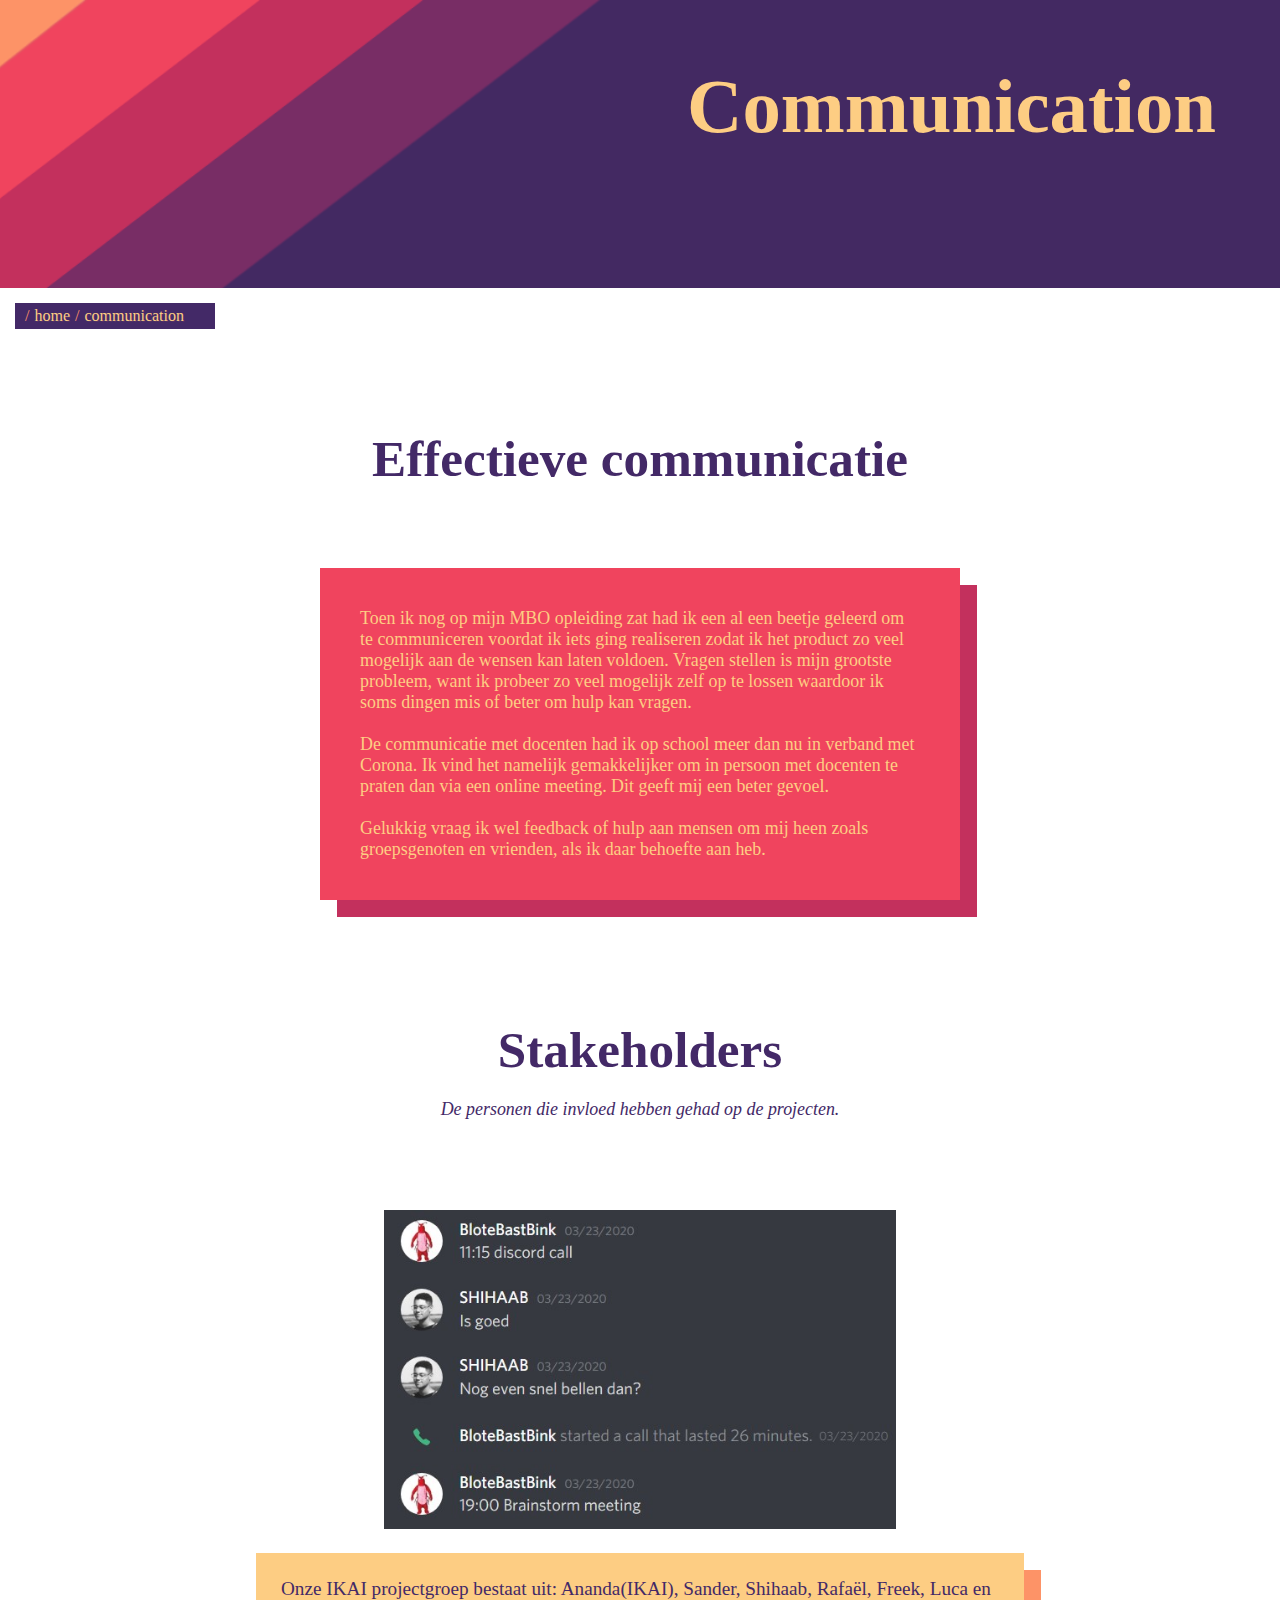
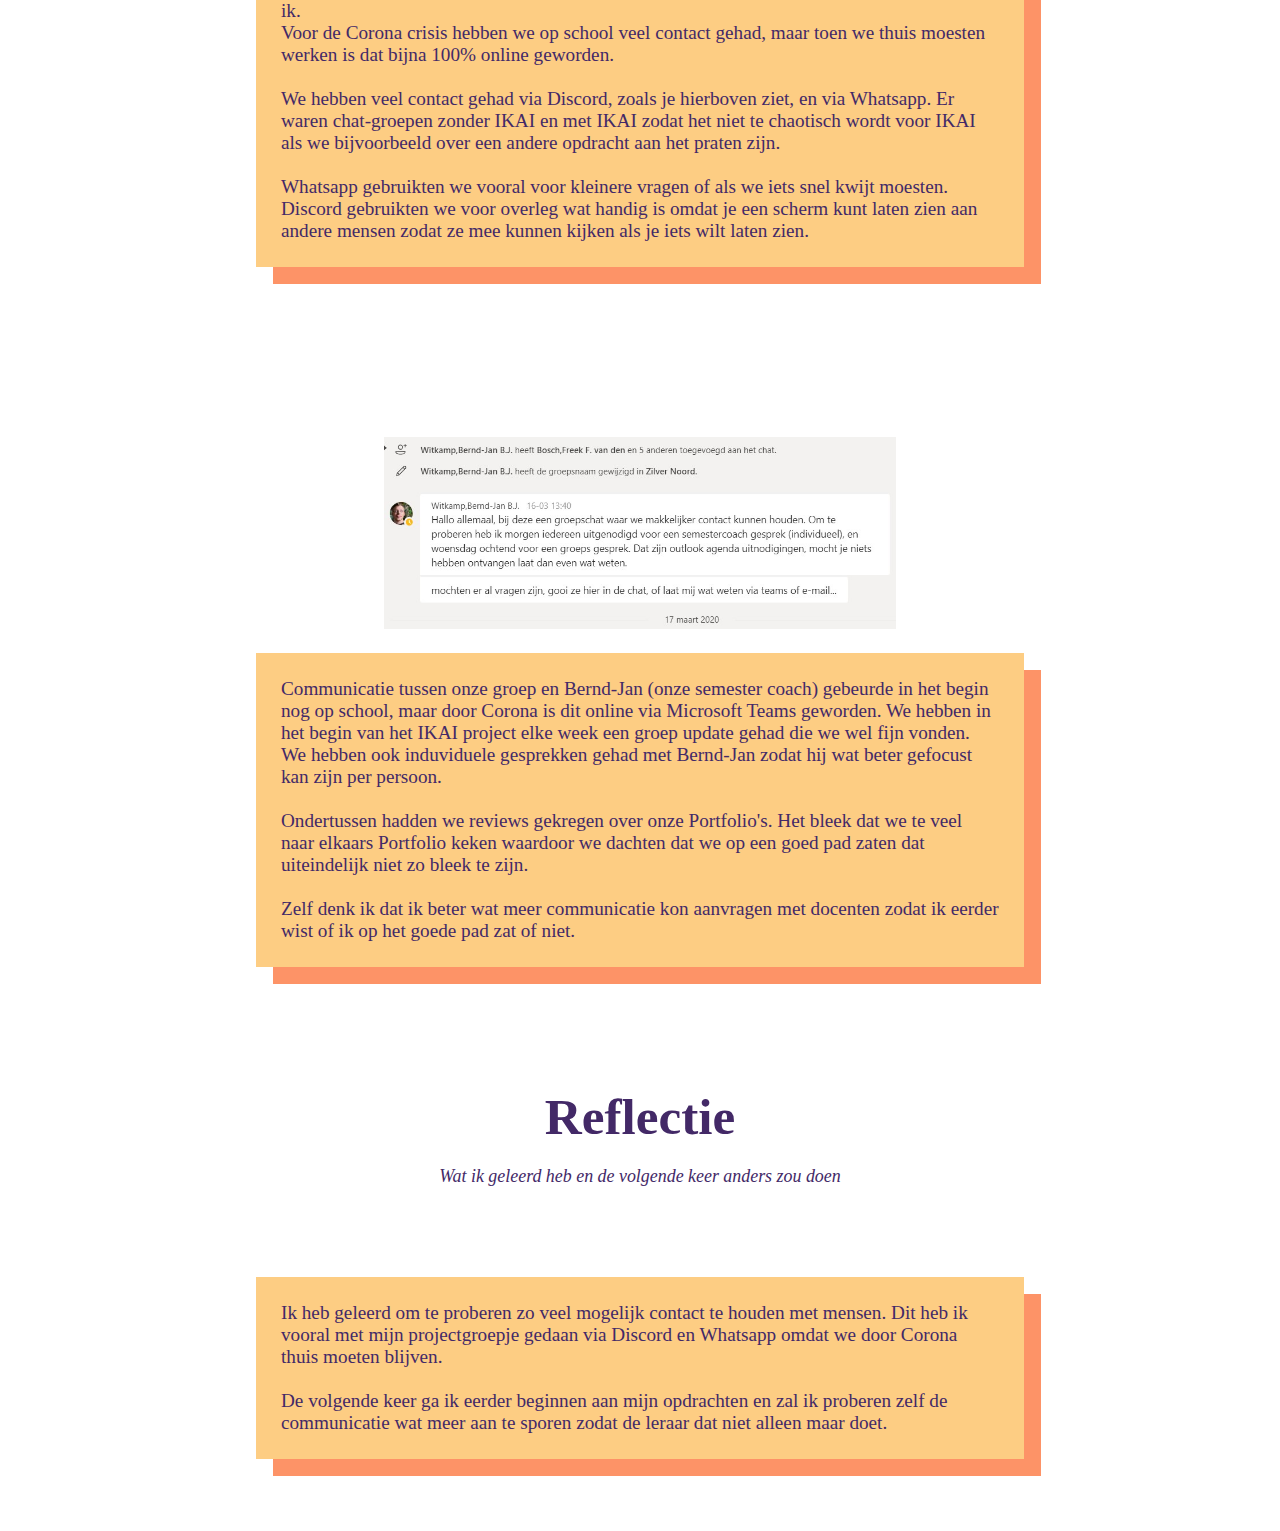
<file: communication.html>
<!DOCTYPE html>
<html lang="en">
    <head>
        <title>Portfolivo | Communication</title>
        <meta charset="utf-8">
        <meta name="viewport" content="width=device-width, initial-scale=1.0, user-scalable=no, minimum-scale=1.0, maximum-scale=1.0" />
        <link rel="stylesheet" type="text/css" href="style.css">
        <link rel="stylesheet" href="https://use.fontawesome.com/releases/v5.11.2/css/all.css">
        <script src="https://ajax.googleapis.com/ajax/libs/jquery/3.3.1/jquery.min.js"></script>
    </head>
    <body>

        <div class="banner">
            <h1>Communication</h1>
        </div>

        <div class="breadcrumbs" style="width: 200px">
            <span>/</span><a href="index.html">home</a><span>/</span><a href="#">communication</a>
        </div>


        <h1 class="text-between-parts">Effectieve communicatie</h1>

        <p class="project-info-block">
            Toen ik nog op mijn MBO opleiding zat had ik een al een beetje geleerd om te communiceren
            voordat ik iets ging realiseren zodat ik het product zo veel mogelijk aan de wensen kan laten voldoen.
            Vragen stellen is mijn grootste probleem, want ik probeer zo veel mogelijk zelf op te lossen
            waardoor ik soms dingen mis of beter om hulp kan vragen.<br><br>
            De communicatie met docenten had ik op school meer dan nu in verband met Corona.
            Ik vind het namelijk gemakkelijker om in persoon met docenten te praten dan via een online meeting.
            Dit geeft mij een beter gevoel.<br><br>
            Gelukkig vraag ik wel feedback of hulp aan mensen om mij heen zoals groepsgenoten en vrienden,
            als ik daar behoefte aan heb.
        </p>

        <h1 class="text-between-parts-2">Stakeholders</h1>
        <p class="learning-outcomes-p-2">
            De personen die invloed hebben gehad op de projecten.
        </p>
        <img class="design-single-img small-img" src="img/Discord-communication.jpg">
        <p class="design-img-info" style="margin-bottom: 170px">
            Onze IKAI projectgroep bestaat uit: Ananda(IKAI), Sander, Shihaab, Rafaël, Freek, Luca en ik.<br>
            Voor de Corona crisis hebben we op school veel contact gehad,
            maar toen we thuis moesten werken is dat bijna 100% online geworden.<br><br>
            We hebben veel contact gehad via Discord, zoals je hierboven ziet, en via Whatsapp.
            Er waren chat-groepen zonder IKAI en met IKAI zodat het niet te chaotisch wordt voor IKAI
            als we bijvoorbeeld over een andere opdracht aan het praten zijn.<br><br>
            Whatsapp gebruikten we vooral voor kleinere vragen of als we iets snel kwijt moesten.
            Discord gebruikten we voor overleg wat handig is omdat je een scherm kunt laten zien aan andere mensen
            zodat ze mee kunnen kijken als je iets wilt laten zien.
        </p>


        <img class="design-single-img small-img" src="img/Teams-communication.jpg">
        <p class="design-img-info">
            Communicatie tussen onze groep en Bernd-Jan (onze semester coach) gebeurde in het begin nog op school,
            maar door Corona is dit online via Microsoft Teams geworden.
            We hebben in het begin van het IKAI project elke week een groep update gehad die we wel fijn vonden.
            We hebben ook induviduele gesprekken gehad met Bernd-Jan zodat hij wat beter gefocust kan zijn per persoon.
            <br><br>
            Ondertussen hadden we reviews gekregen over onze Portfolio's.
            Het bleek dat we te veel naar elkaars Portfolio keken waardoor we dachten dat we op een goed pad zaten
            dat uiteindelijk niet zo bleek te zijn.<br><br>
            Zelf denk ik dat ik beter wat meer communicatie kon aanvragen met docenten
            zodat ik eerder wist of ik op het goede pad zat of niet.
        </p>

        <h1 class="text-between-parts-2">Reflectie</h1>
        <p class="learning-outcomes-p-2">
            Wat ik geleerd heb en de volgende keer anders zou doen
        </p>
        <p class="design-img-info">
            Ik heb geleerd om te proberen zo veel mogelijk contact te houden met mensen.
            Dit heb ik vooral met mijn projectgroepje gedaan via Discord en Whatsapp
            omdat we door Corona thuis moeten blijven.

            <br><br>
            De volgende keer ga ik eerder beginnen aan mijn opdrachten
            en zal ik proberen zelf de communicatie wat meer aan te sporen zodat de leraar dat niet alleen maar doet.
        </p>

        <br><br><br><br>

    </body>
</html>
</file>
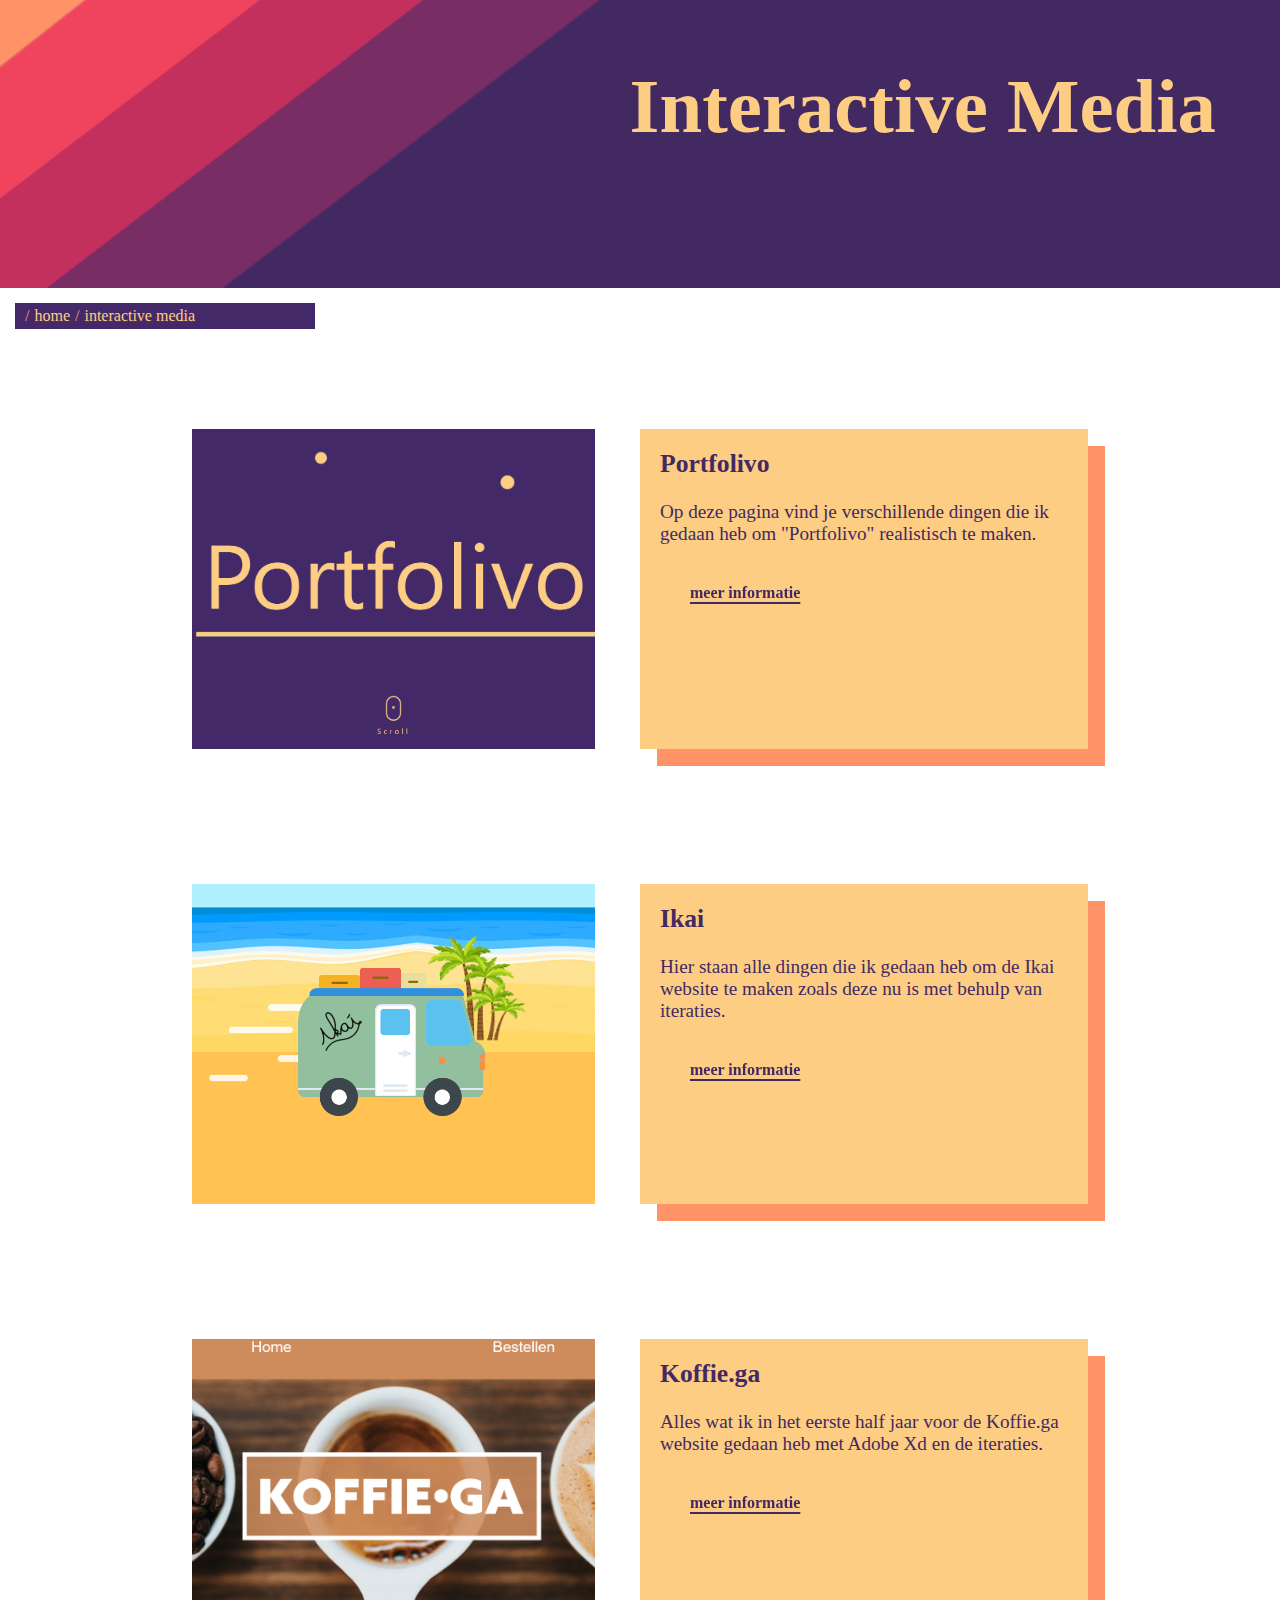
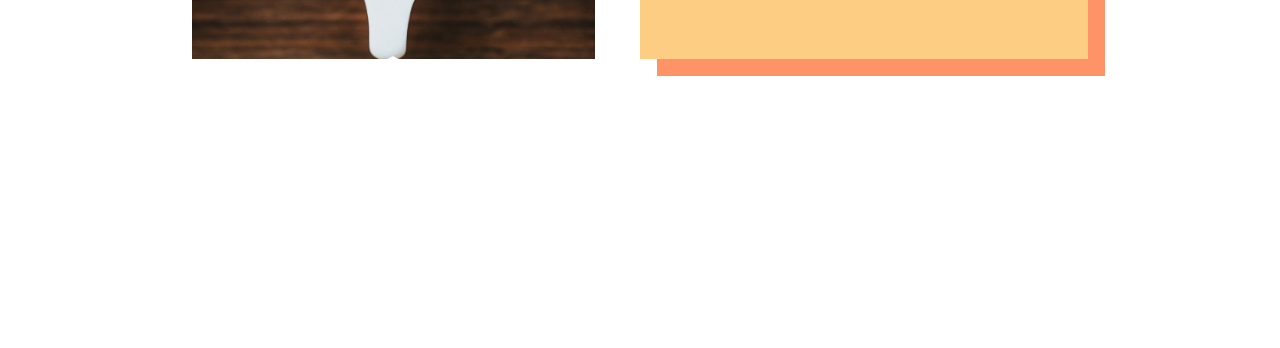
<file: interactivemedia.html>
<!DOCTYPE html>
<html lang="en">
    <head>
        <title>Portfolivo | Interactive Media</title>
        <meta charset="utf-8">
        <meta name="viewport" content="width=device-width, initial-scale=1.0, user-scalable=no, minimum-scale=1.0, maximum-scale=1.0" />
        <link rel="stylesheet" type="text/css" href="style.css">
        <link rel="stylesheet" href="https://use.fontawesome.com/releases/v5.11.2/css/all.css">
        <script src="https://ajax.googleapis.com/ajax/libs/jquery/3.3.1/jquery.min.js"></script>
    </head>
    <body>

        <div class="banner">
            <h1>Interactive Media</h1>
        </div>

        <div class="breadcrumbs">
            <span>/</span><a href="index.html">home</a><span>/</span><a href="#">interactive media</a>
        </div>

        <div class="learning-outcomes-row">
            <img src="img/Portfolivo.png">
            <p>
                <span>Portfolivo</span>
                <br><br>
                Op deze pagina vind je verschillende dingen die ik gedaan heb om "Portfolivo" realistisch te maken.
                <br><br>
                <a href="InteractiveMedia/portfolivo.html">
                    <button class="blob-btn">Meer informatie
                        <span class="blob-btn__inner">
                          <span class="blob-btn__blobs">
                            <span class="blob-btn__blob"></span>
                            <span class="blob-btn__blob"></span>
                            <span class="blob-btn__blob"></span>
                            <span class="blob-btn__blob"></span>
                          </span>
                        </span>
                    </button>
                </a>
            </p>
        </div>

        <div class="learning-outcomes-row">
            <img src="img/Ikai.png">
            <p>
                <span>Ikai</span>
                <br><br>
                Hier staan alle dingen die ik gedaan heb om de Ikai website te maken zoals deze nu is met behulp van iteraties.
                <br><br>
                <a href="InteractiveMedia/ikai.html">
                    <button class="blob-btn">Meer informatie
                        <span class="blob-btn__inner">
                          <span class="blob-btn__blobs">
                            <span class="blob-btn__blob"></span>
                            <span class="blob-btn__blob"></span>
                            <span class="blob-btn__blob"></span>
                            <span class="blob-btn__blob"></span>
                          </span>
                        </span>
                    </button>
                </a>
            </p>
        </div>

        <div class="learning-outcomes-row">
            <img src="img/Koffiega.png">
            <p>
                <span>Koffie.ga</span>
                <br><br>
                Alles wat ik in het eerste half jaar voor de Koffie.ga website gedaan heb met Adobe Xd en de iteraties.
                <br><br>
                <a href="#">
                    <button class="blob-btn">Meer informatie
                        <span class="blob-btn__inner">
                          <span class="blob-btn__blobs">
                            <span class="blob-btn__blob"></span>
                            <span class="blob-btn__blob"></span>
                            <span class="blob-btn__blob"></span>
                            <span class="blob-btn__blob"></span>
                          </span>
                        </span>
                    </button>
                </a>
            </p>
        </div>


        <svg xmlns="http://www.w3.org/2000/svg" version="1.1">
            <defs>
                <filter id="goo">
                    <feGaussianBlur in="SourceGraphic" result="blur" stdDeviation="10"></feGaussianBlur>
                    <feColorMatrix in="blur" mode="matrix" values="1 0 0 0 0 0 1 0 0 0 0 0 1 0 0 0 0 0 21 -7" result="goo"></feColorMatrix>
                    <feBlend in2="goo" in="SourceGraphic" result="mix"></feBlend>
                </filter>
            </defs>
        </svg>
    </body>
</html>
</file>
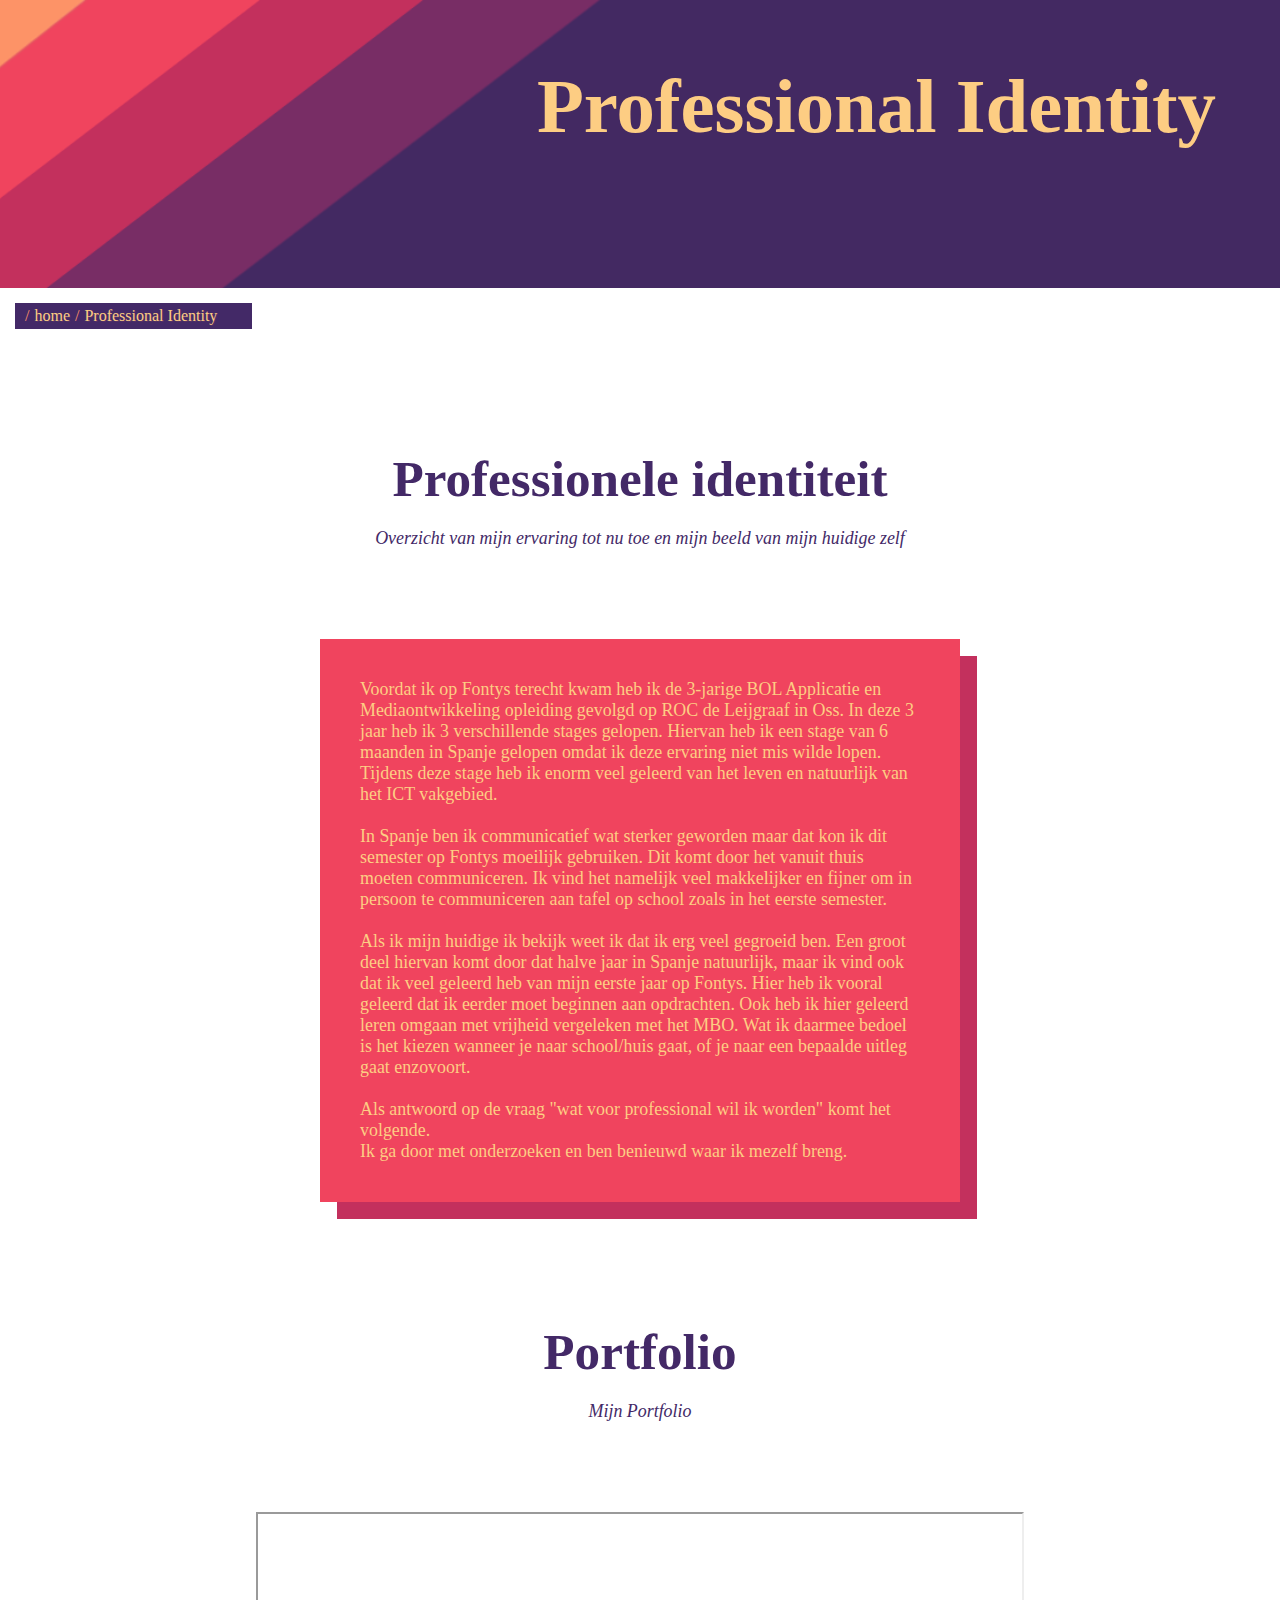
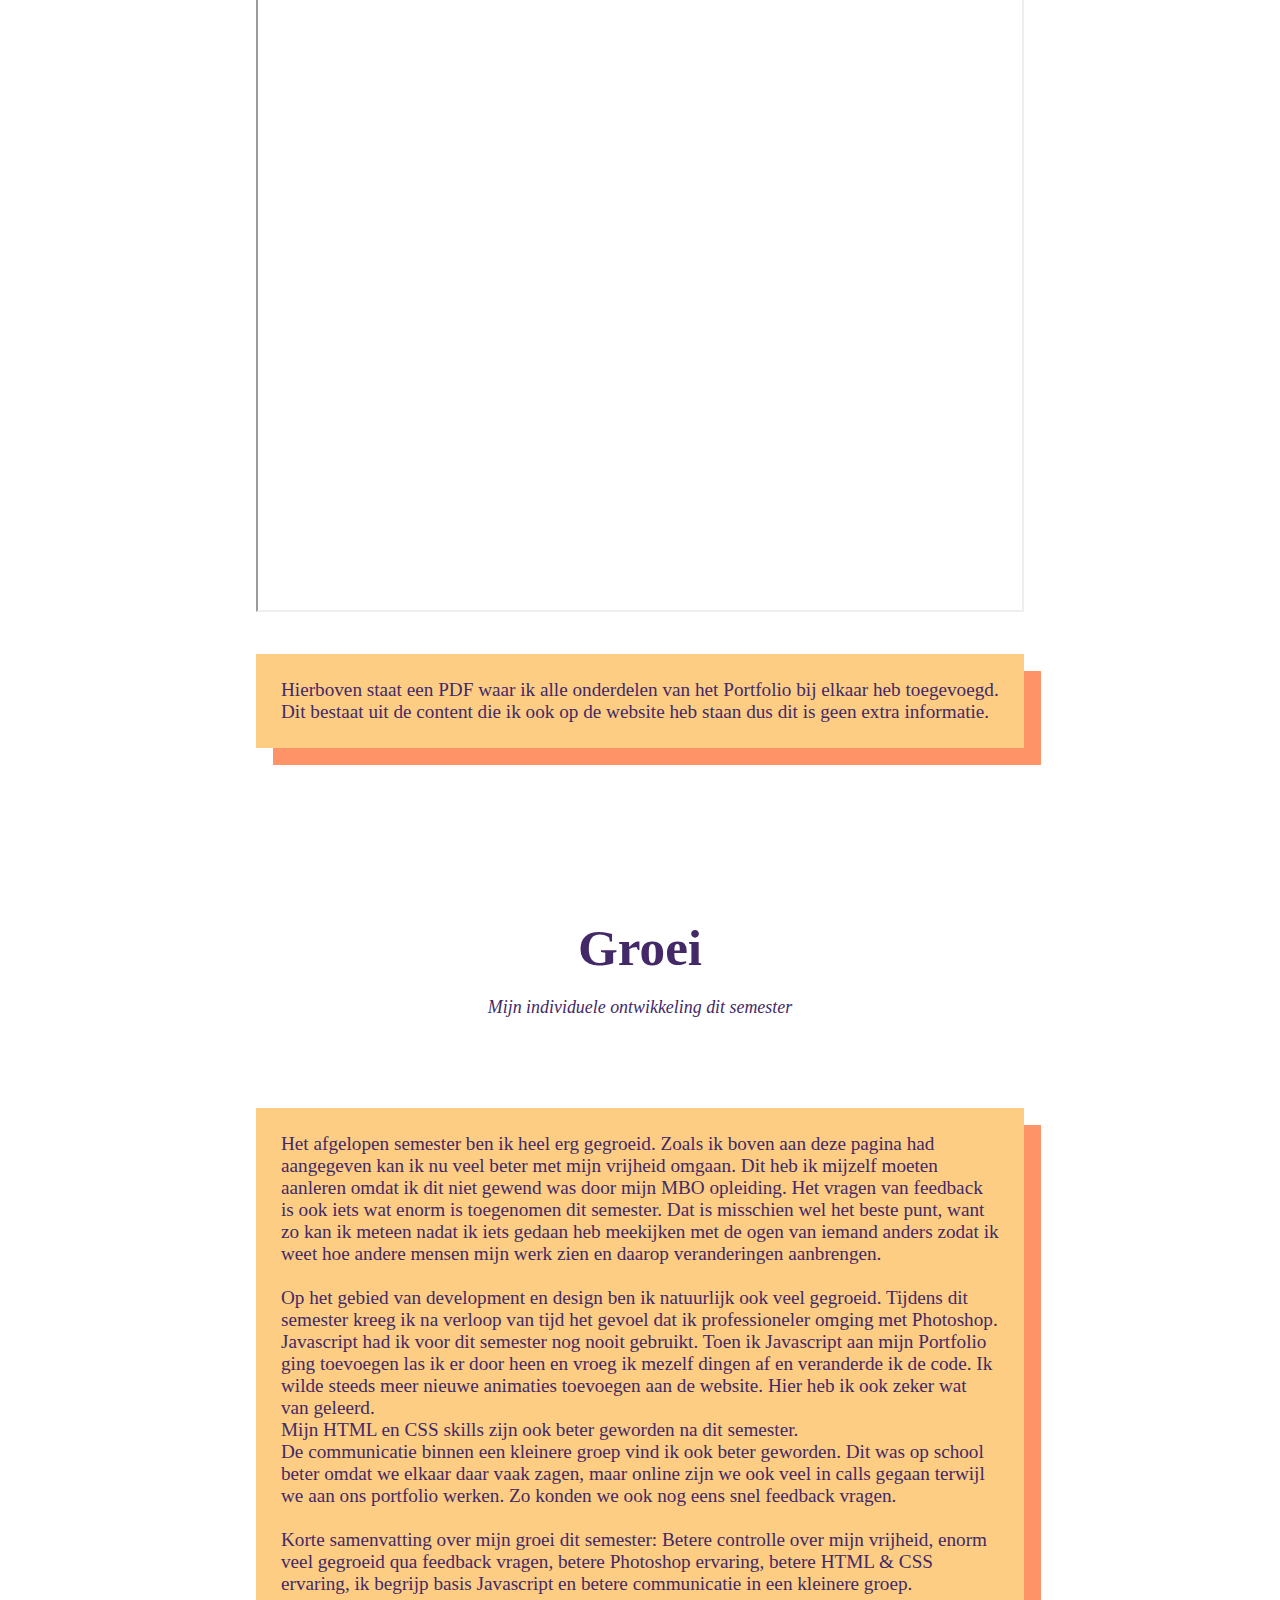
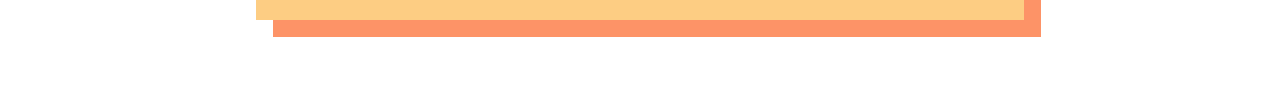
<file: professional-identity.html>
<!DOCTYPE html>
<html lang="en">
    <head>
        <title>Portfolivo | Professional Identity</title>
        <meta charset="utf-8">
        <meta name="viewport" content="width=device-width, initial-scale=1.0, user-scalable=no, minimum-scale=1.0, maximum-scale=1.0" />
        <link rel="stylesheet" type="text/css" href="style.css">
        <link rel="stylesheet" href="https://use.fontawesome.com/releases/v5.11.2/css/all.css">
        <script src="https://ajax.googleapis.com/ajax/libs/jquery/3.3.1/jquery.min.js"></script>
    </head>
    <body>

        <div class="banner">
            <h1>Professional Identity</h1>
        </div>

        <div class="breadcrumbs" style="width: 237px">
            <span>/</span><a href="index.html">home</a><span>/</span><a href="#">Professional Identity</a>
        </div>


        <h1 class="text-between-parts-2">Professionele identiteit</h1>
        <p class="learning-outcomes-p-2">
            Overzicht van mijn ervaring tot nu toe en mijn beeld van mijn huidige zelf
        </p>
        <p class="project-info-block">
            Voordat ik op Fontys terecht kwam heb ik de 3-jarige BOL Applicatie en Mediaontwikkeling opleiding gevolgd op ROC de Leijgraaf in Oss.
            In deze 3 jaar heb ik 3 verschillende stages gelopen.
            Hiervan heb ik een stage van 6 maanden in Spanje gelopen omdat ik deze ervaring niet mis wilde lopen.
            Tijdens deze stage heb ik enorm veel geleerd van het leven en natuurlijk van het ICT vakgebied.<br><br>
            In Spanje ben ik communicatief wat sterker geworden maar dat kon ik dit semester op Fontys moeilijk gebruiken.
            Dit komt door het vanuit thuis moeten communiceren.
            Ik vind het namelijk veel makkelijker en fijner om in persoon te communiceren
            aan tafel op school zoals in het eerste semester.<br><br>
            Als ik mijn huidige ik bekijk weet ik dat ik erg veel gegroeid ben.
            Een groot deel hiervan komt door dat halve jaar in Spanje natuurlijk,
            maar ik vind ook dat ik veel geleerd heb van mijn eerste jaar op Fontys.
            Hier heb ik vooral geleerd dat ik eerder moet beginnen aan opdrachten.
            Ook heb ik hier geleerd leren omgaan met vrijheid vergeleken met het MBO.
            Wat ik daarmee bedoel is het kiezen wanneer je naar school/huis gaat,
            of je naar een bepaalde uitleg gaat enzovoort. <br><br>
            Als antwoord op de vraag "wat voor professional wil ik worden" komt het volgende.<br>
            Ik ga door met onderzoeken en ben benieuwd waar ik mezelf breng.
        </p>

        <h1 class="text-between-parts-2">Portfolio</h1>
        <p class="learning-outcomes-p-2">
            Mijn Portfolio
        </p>
        <iframe src="Verslag_portfolio_Ivo-Kruijssen.pdf" width="60%" height="700px" style="margin-left: 20%"></iframe>
        <br><br>
        <p class="design-img-info" style="margin-bottom: 170px">
            Hierboven staat een PDF waar ik alle onderdelen van het Portfolio bij elkaar heb toegevoegd.
            Dit bestaat uit de content die ik ook op de website heb staan dus dit is geen extra informatie.
        </p>

        <h1 class="text-between-parts-2">Groei</h1>
        <p class="learning-outcomes-p-2">
            Mijn individuele ontwikkeling dit semester
        </p>
<!--        <img class="design-single-img small-img" src="img/">-->
        <p class="design-img-info">
            Het afgelopen semester ben ik heel erg gegroeid.
            Zoals ik boven aan deze pagina had aangegeven kan ik nu veel beter met mijn vrijheid omgaan.
            Dit heb ik mijzelf moeten aanleren omdat ik dit niet gewend was door mijn MBO opleiding.
            Het vragen van feedback is ook iets wat enorm is toegenomen dit semester.
            Dat is misschien wel het beste punt,
            want zo kan ik meteen nadat ik iets gedaan heb meekijken met de ogen van iemand anders
            zodat ik weet hoe andere mensen mijn werk zien en daarop veranderingen aanbrengen.<br><br>
            Op het gebied van development en design ben ik natuurlijk ook veel gegroeid.
            Tijdens dit semester kreeg ik na verloop van tijd het gevoel dat ik professioneler omging met Photoshop.<br>
            Javascript had ik voor dit semester nog nooit gebruikt.
            Toen ik Javascript aan mijn Portfolio ging toevoegen
            las ik er door heen en vroeg ik mezelf dingen af en veranderde ik de code.
            Ik wilde steeds meer nieuwe animaties toevoegen aan de website. Hier heb ik ook zeker wat van geleerd.<br>
            Mijn HTML en CSS skills zijn ook beter geworden na dit semester.<br>
            De communicatie binnen een kleinere groep vind ik ook beter geworden.
            Dit was op school beter omdat we elkaar daar vaak zagen,
            maar online zijn we ook veel in calls gegaan terwijl we aan ons portfolio werken.
            Zo konden we ook nog eens snel feedback vragen.<br><br>
            Korte samenvatting over mijn groei dit semester:
            Betere controlle over mijn vrijheid, enorm veel gegroeid qua feedback vragen,
            betere Photoshop ervaring, betere HTML & CSS ervaring,
            ik begrijp basis Javascript en betere communicatie in een kleinere groep.
        </p>
        <br><br><br><br>

    </body>
</html>
</file>
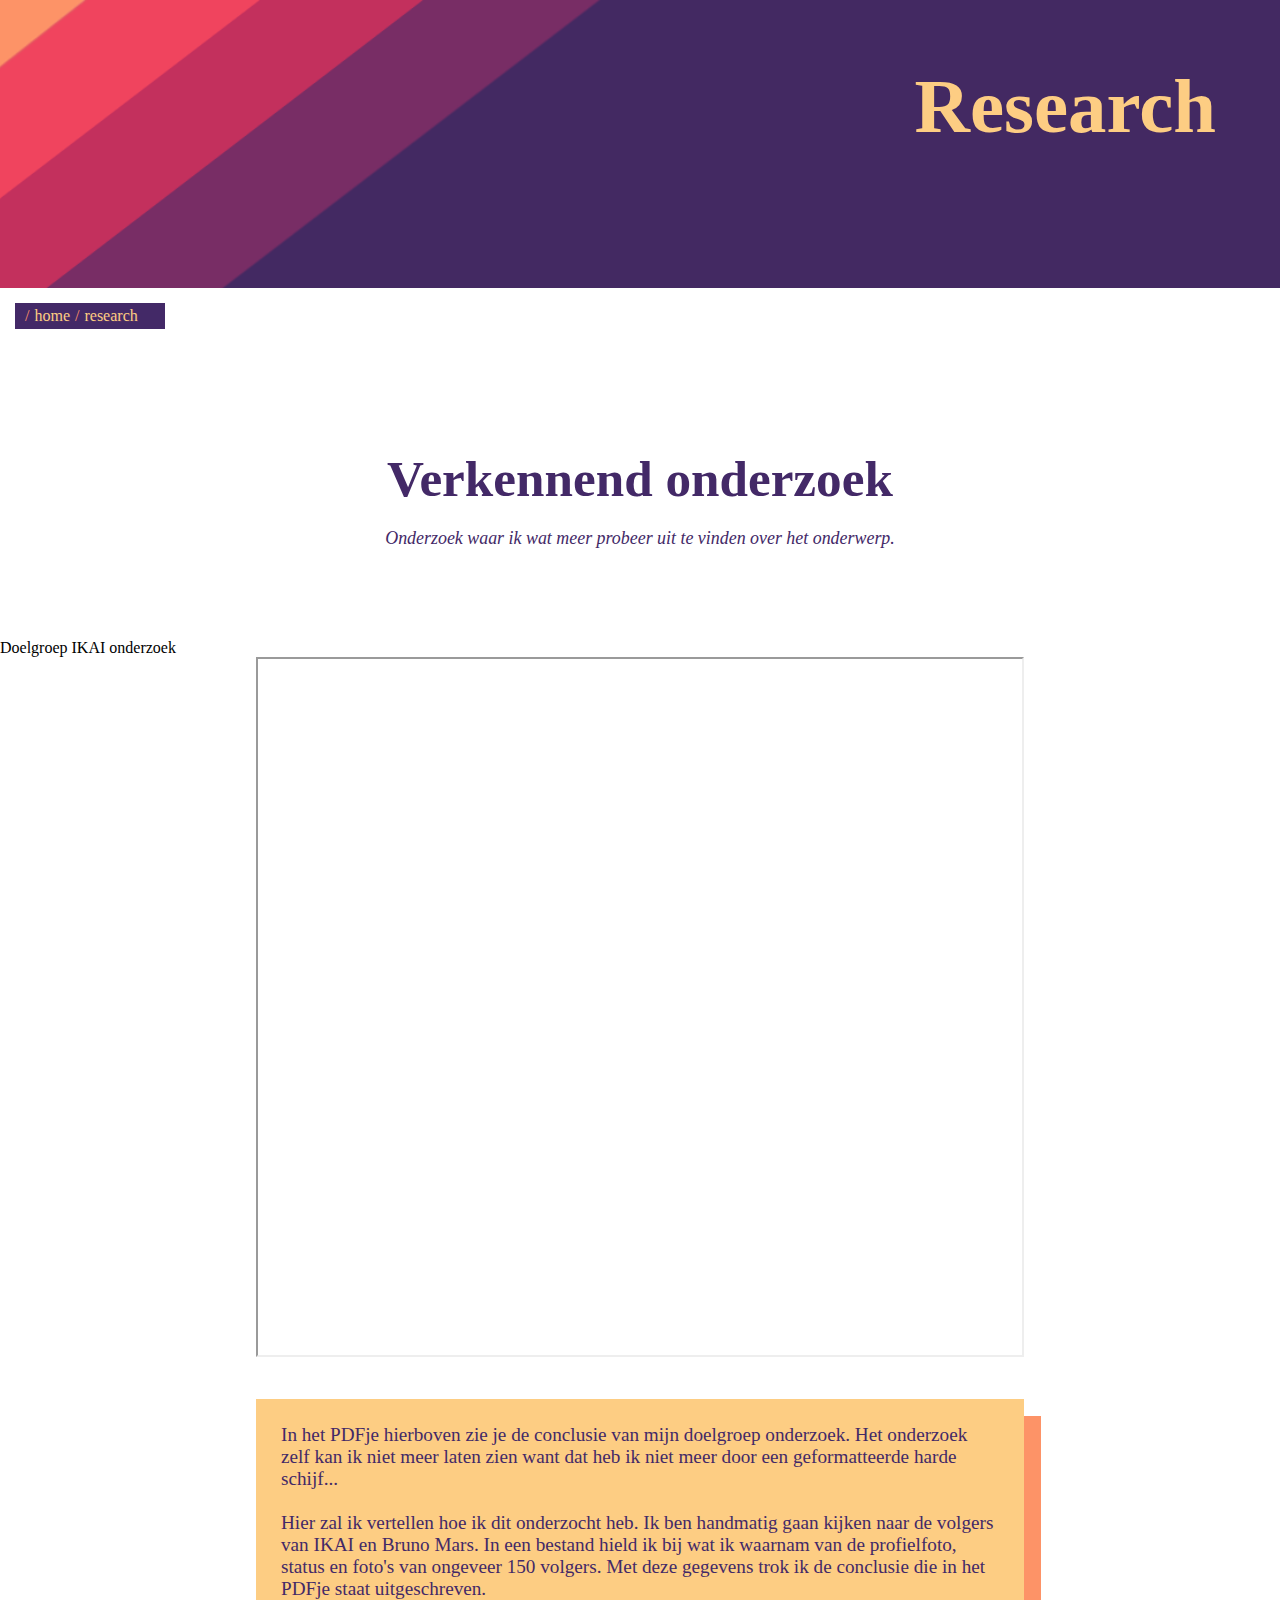
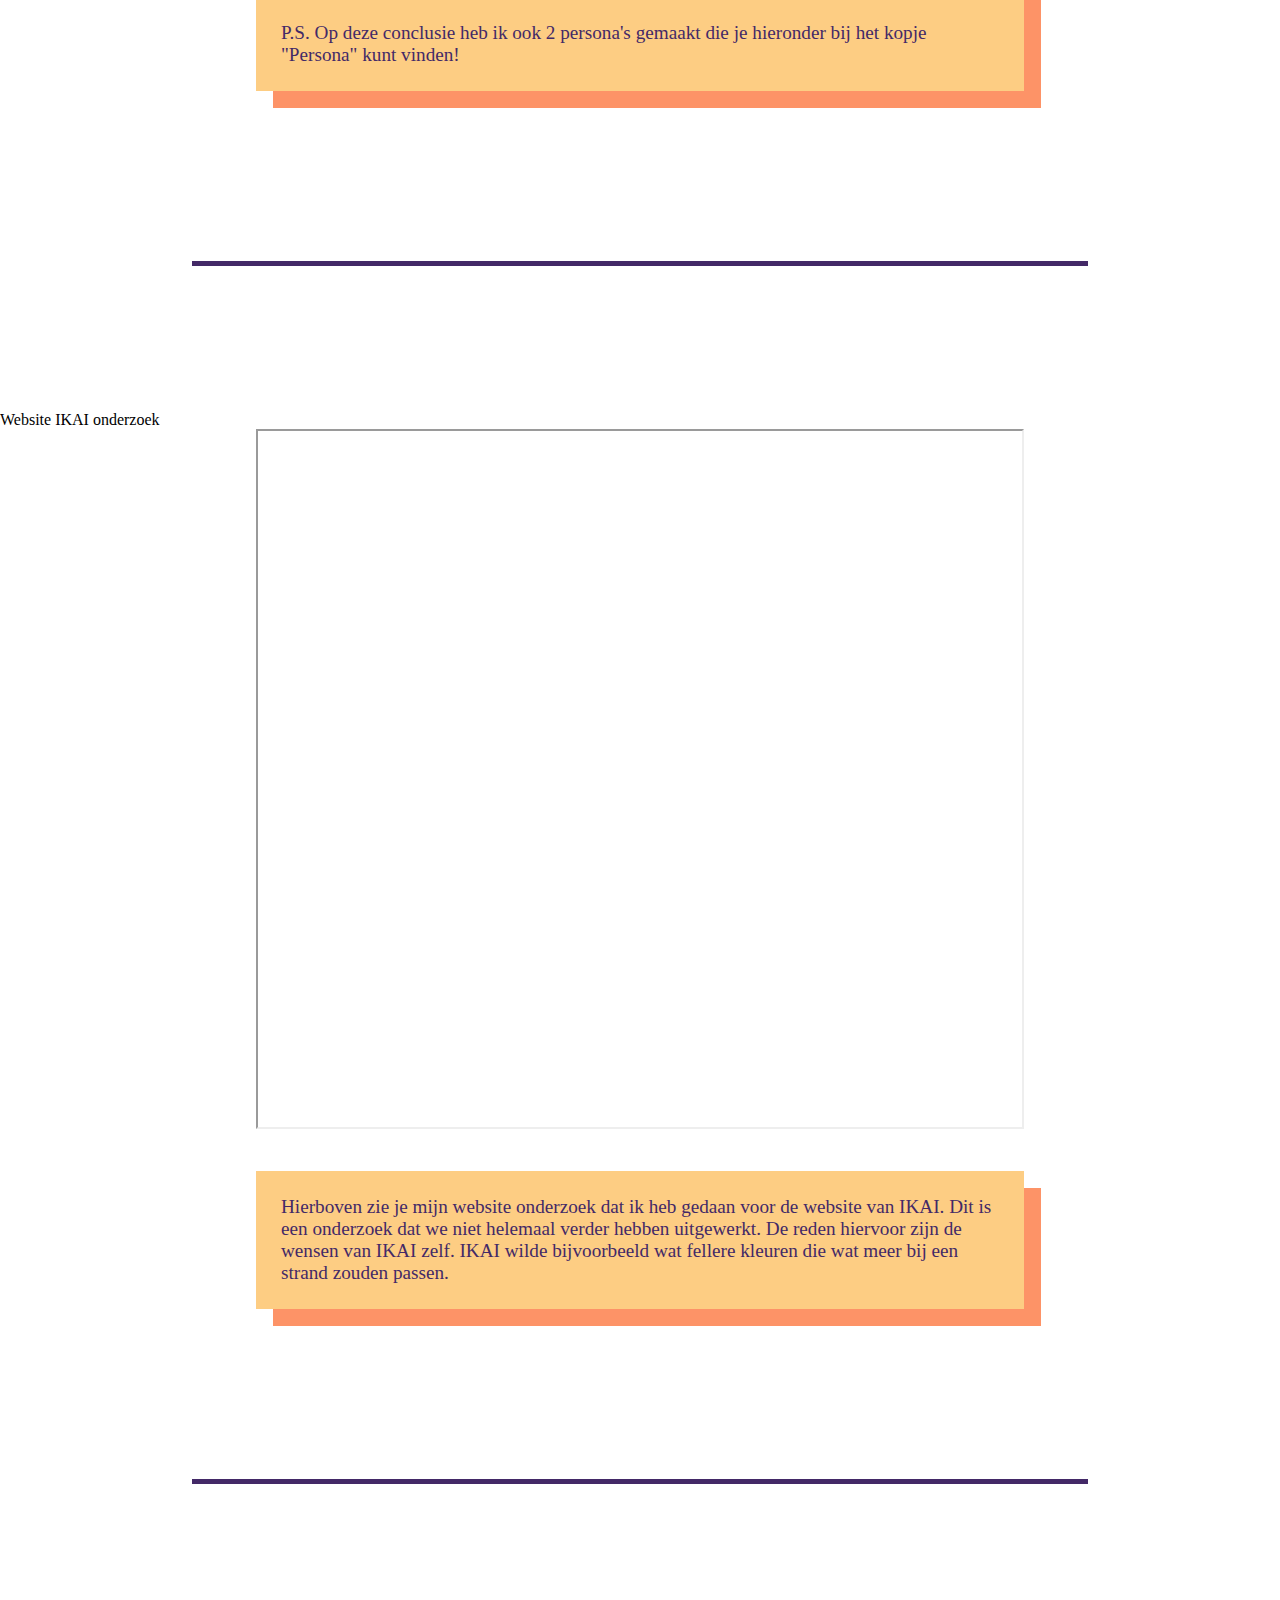
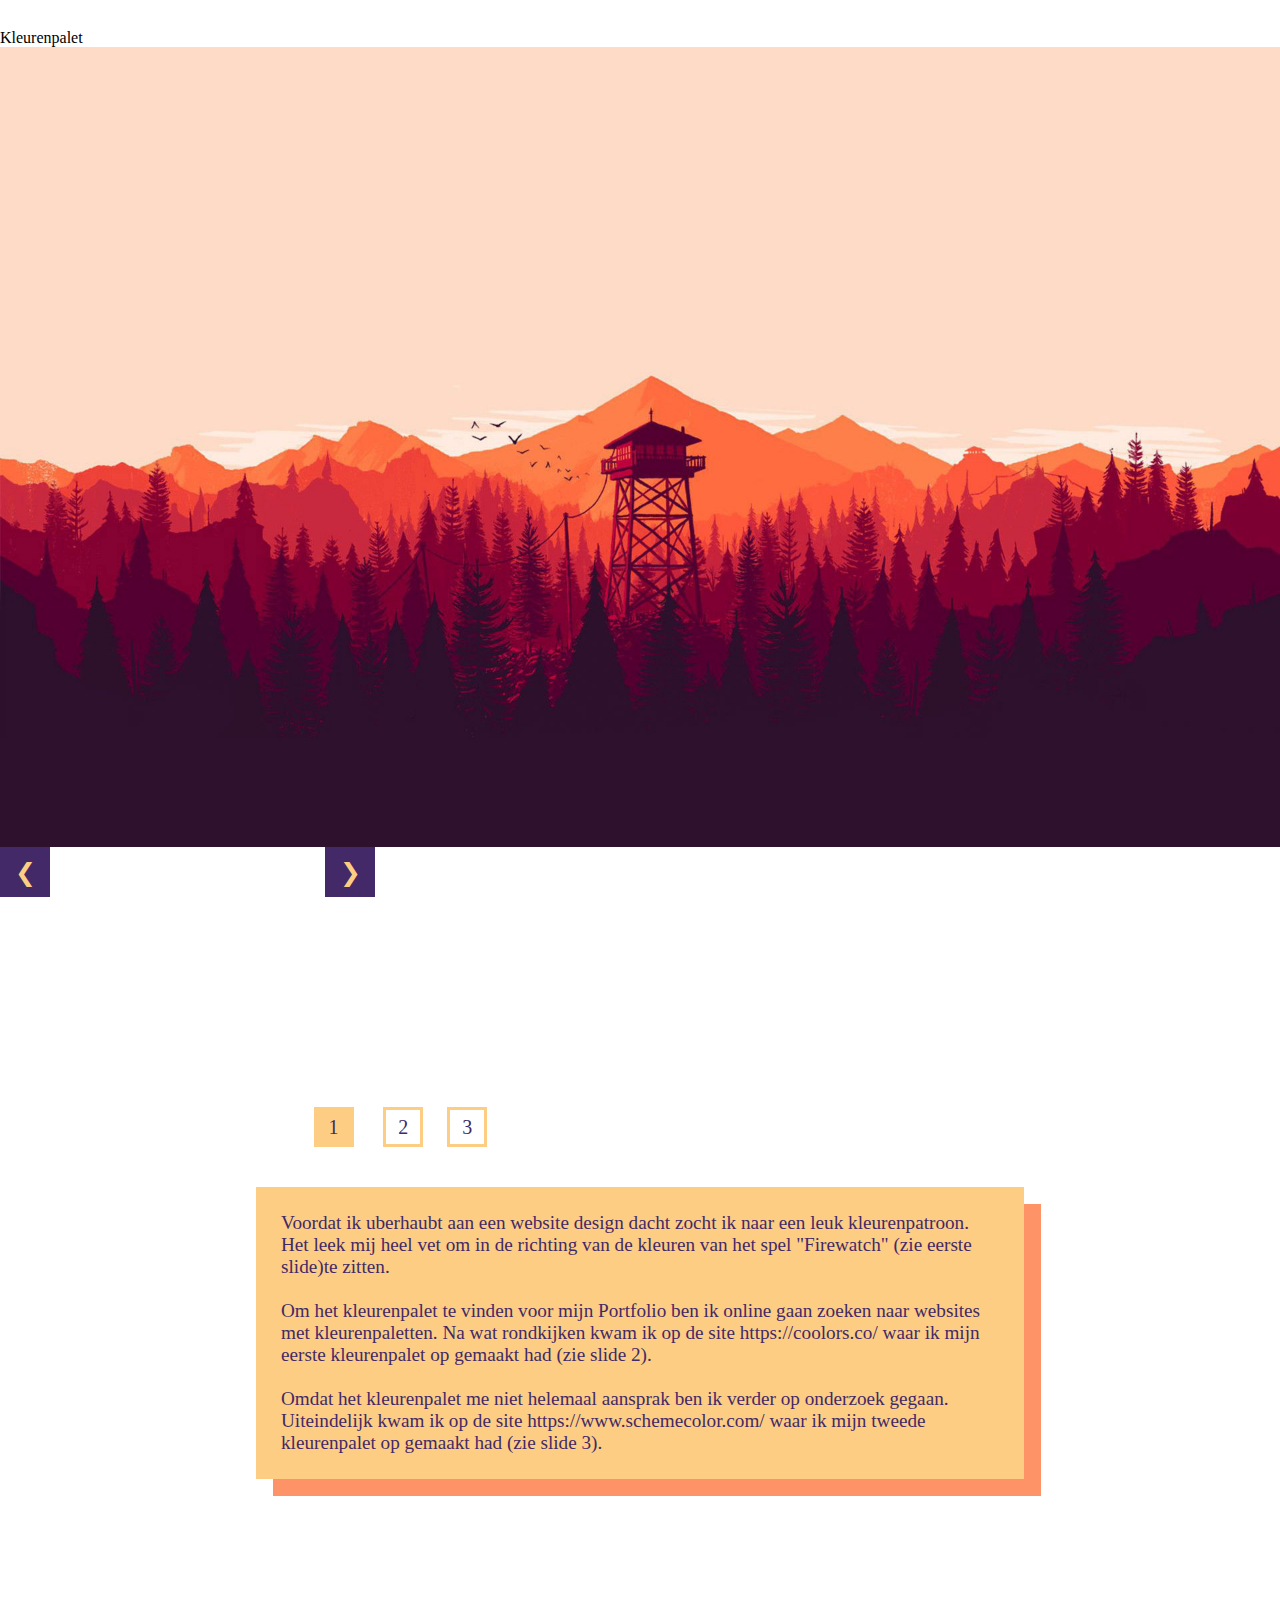
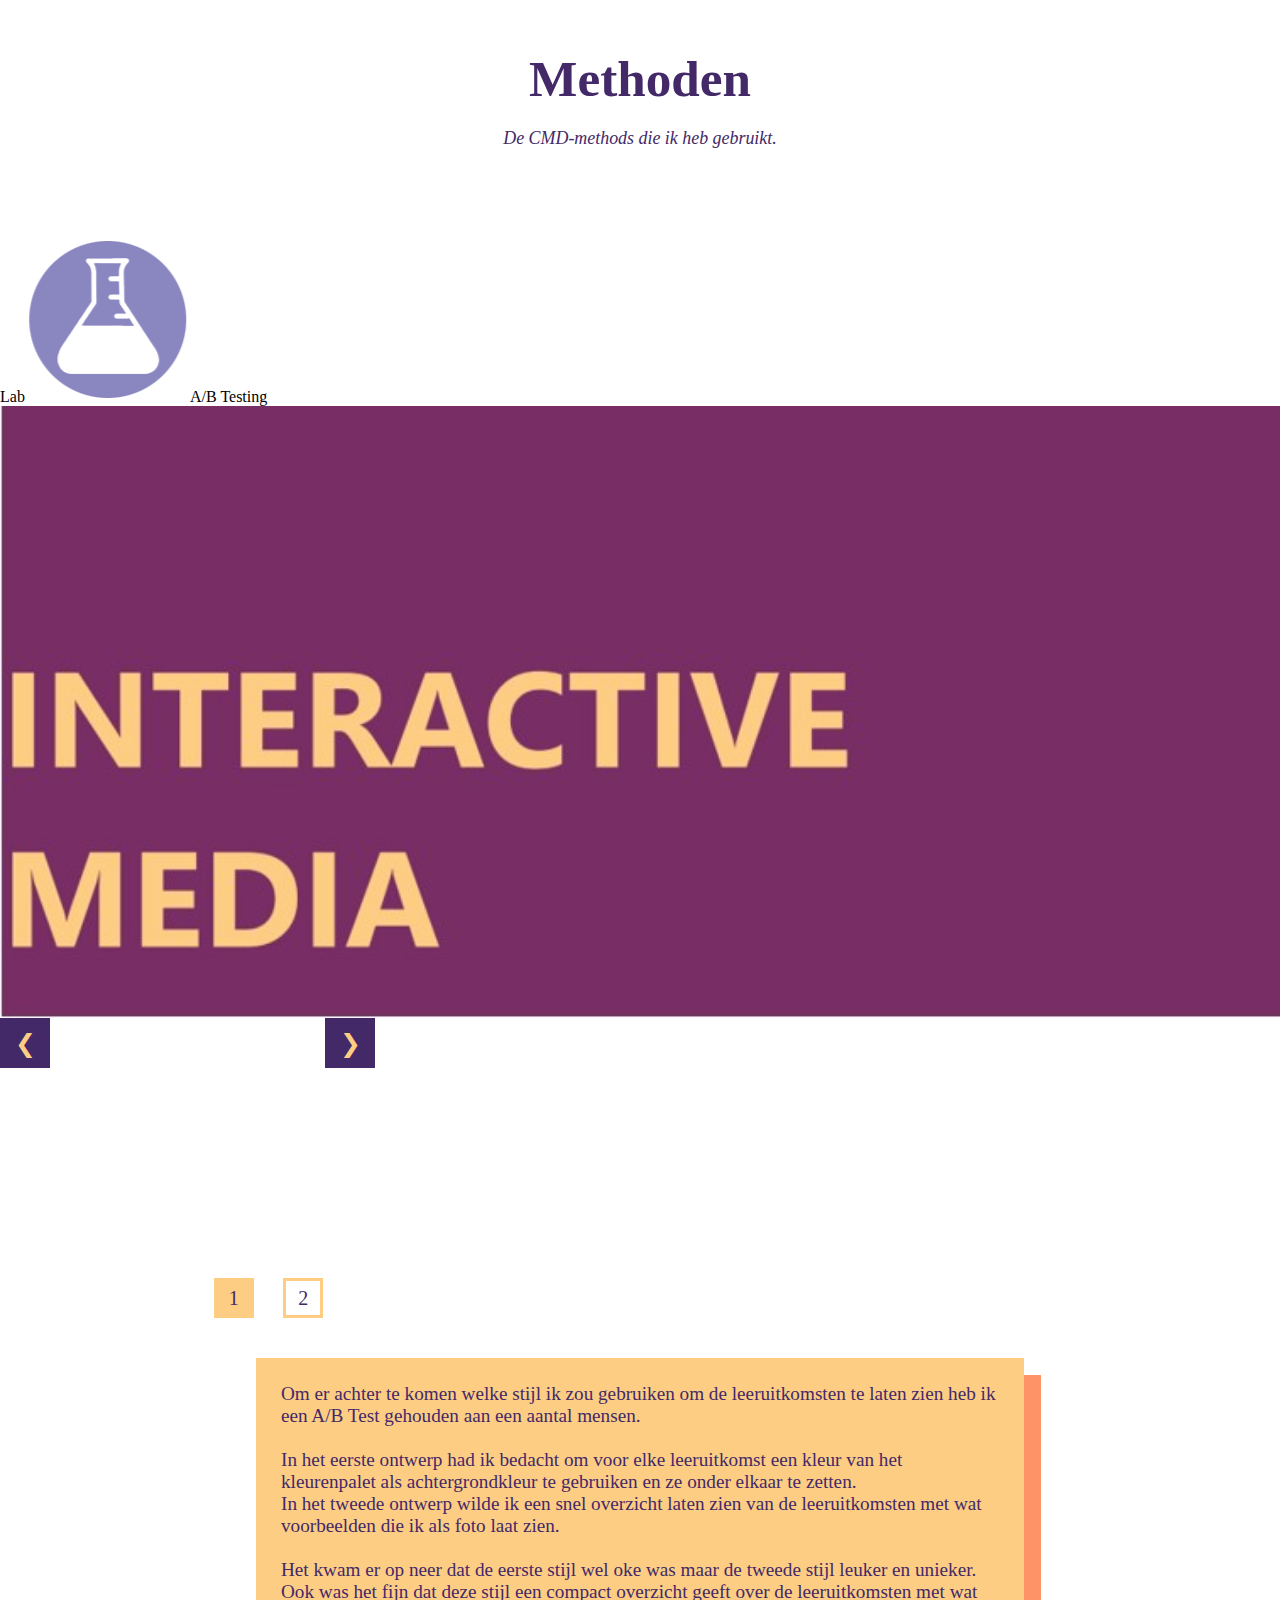
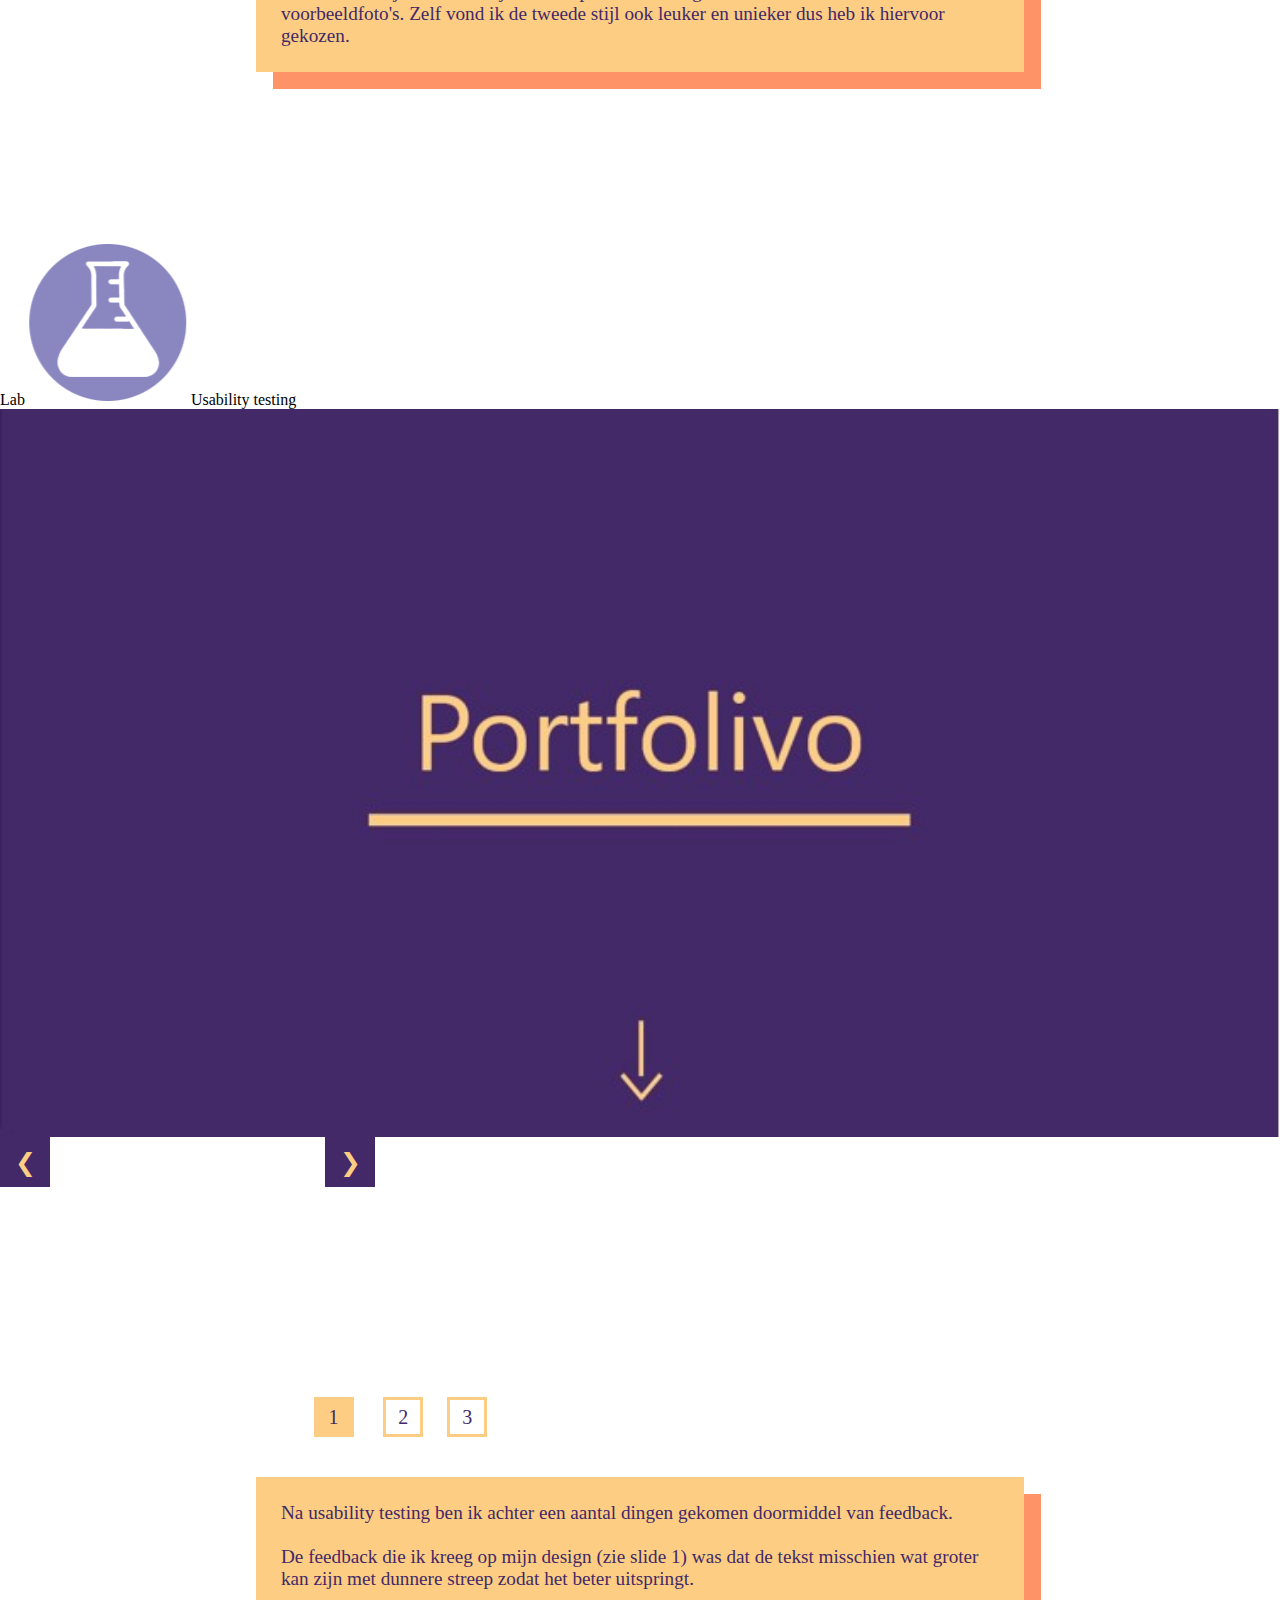
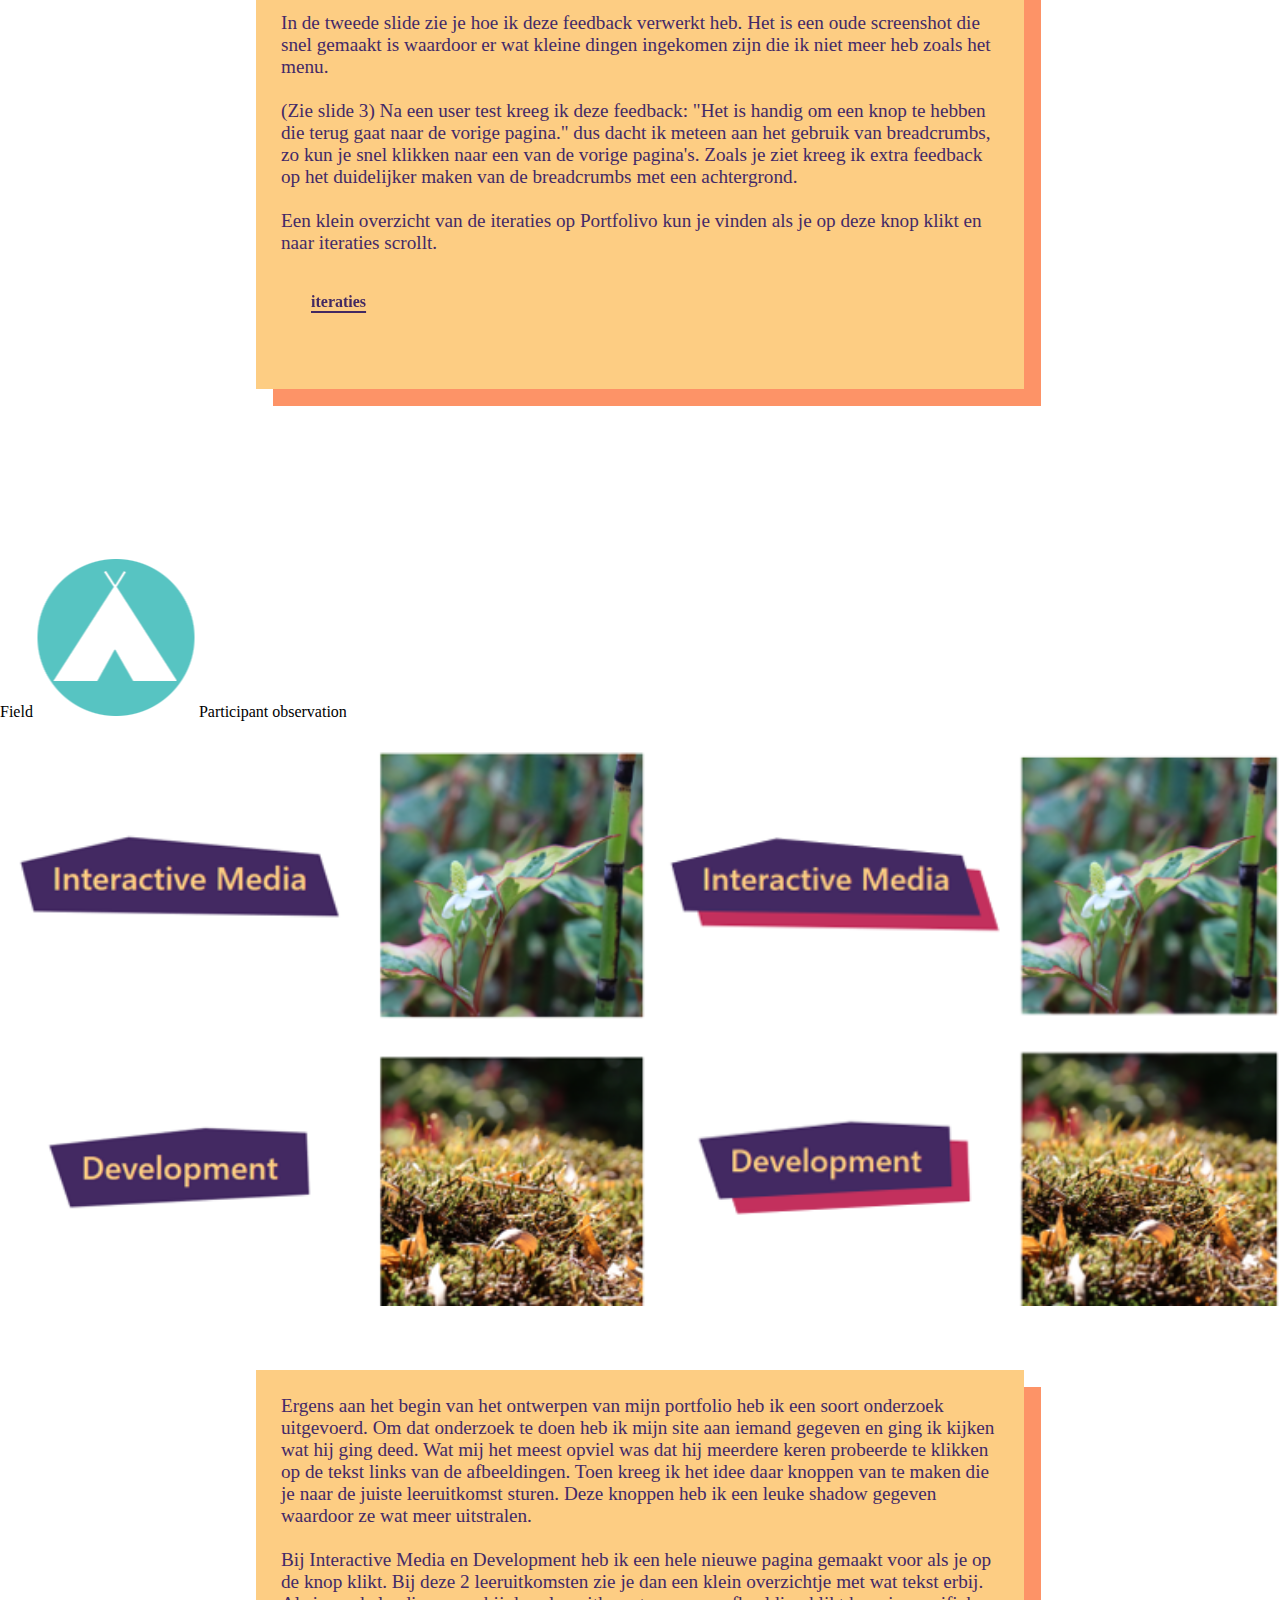
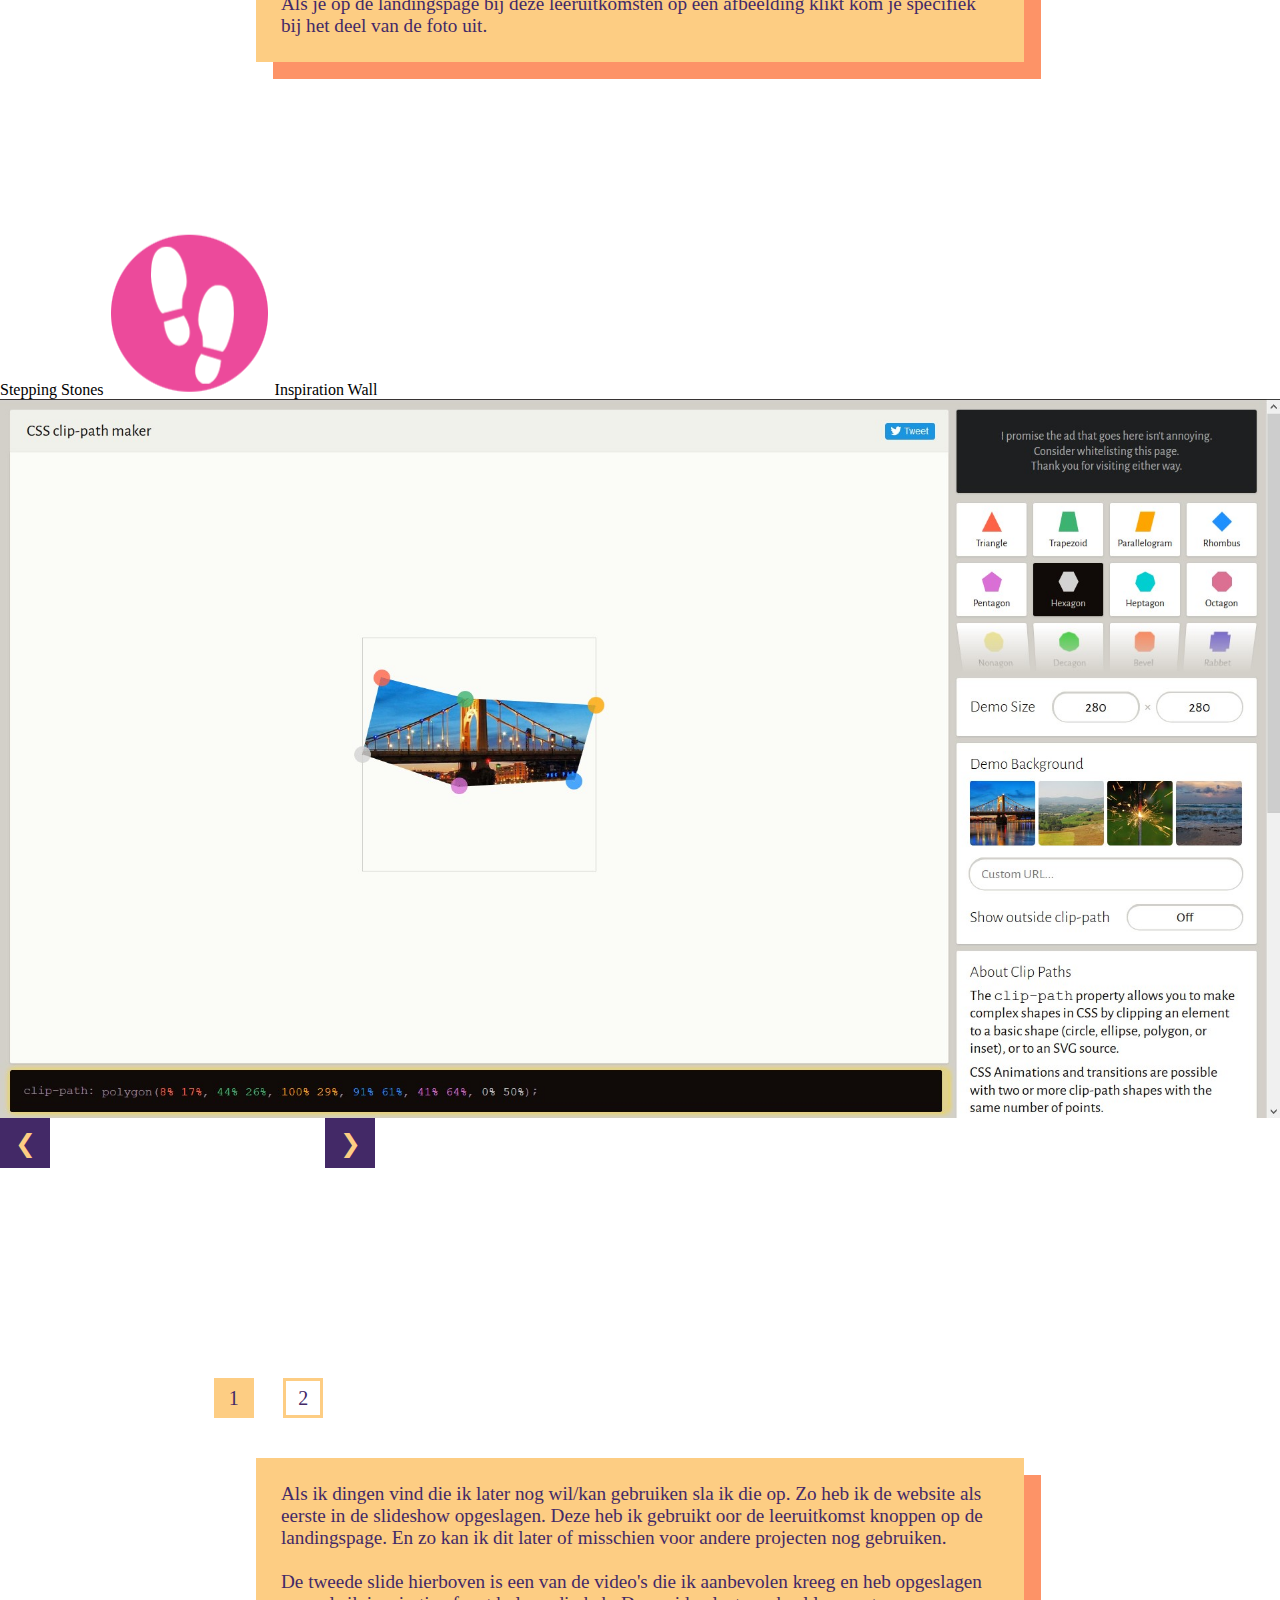
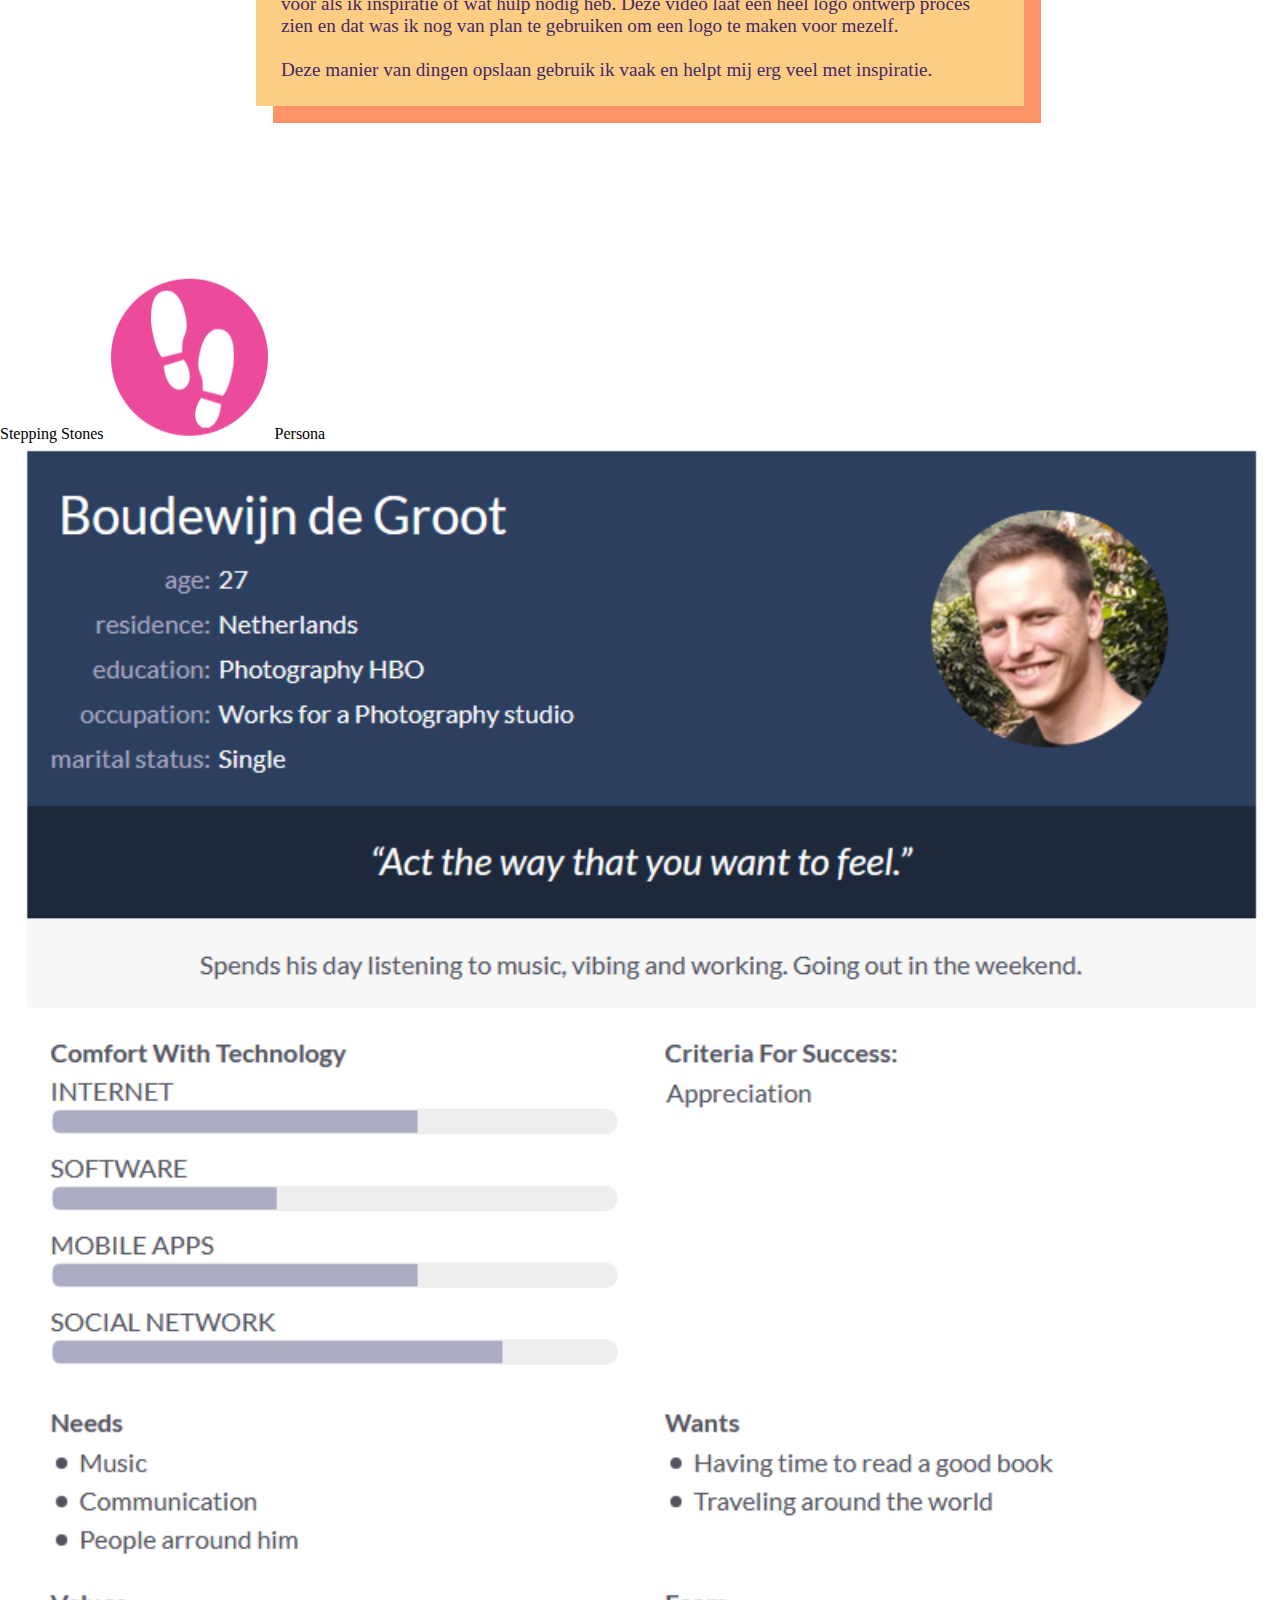
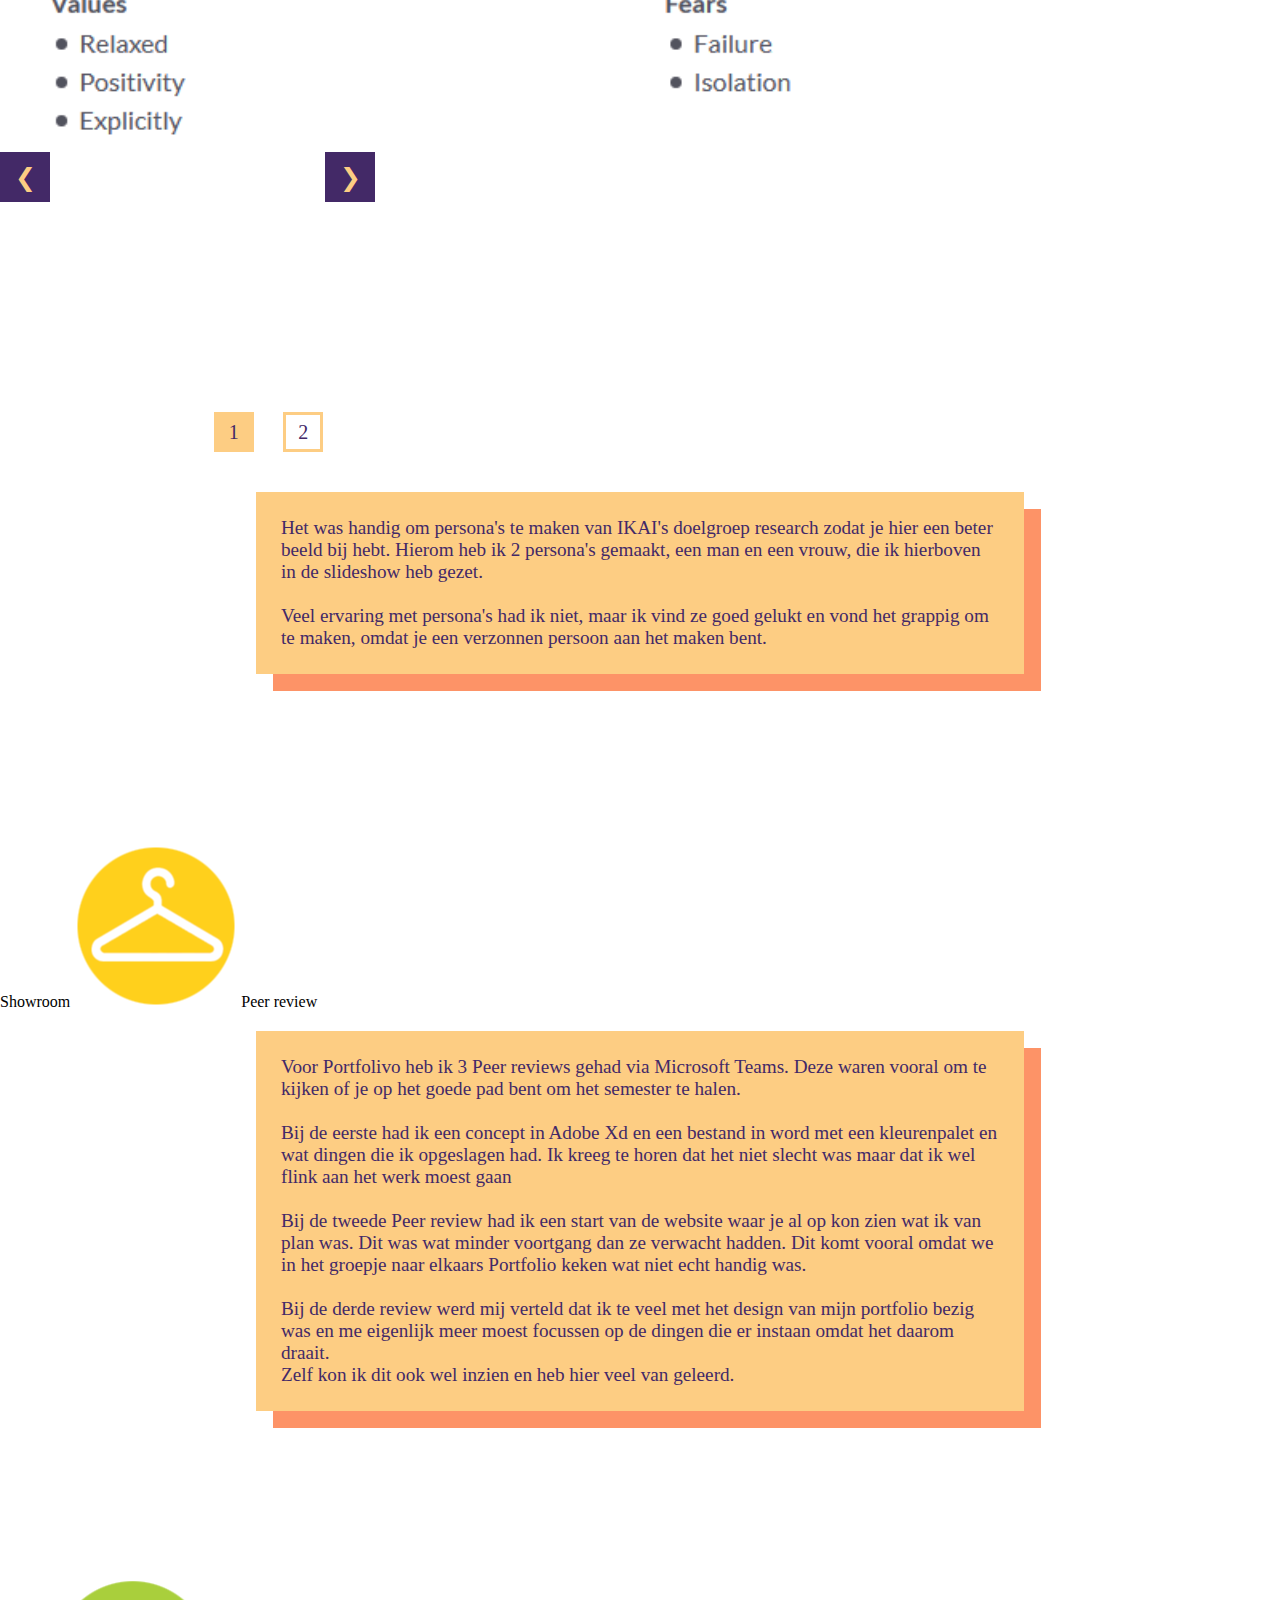
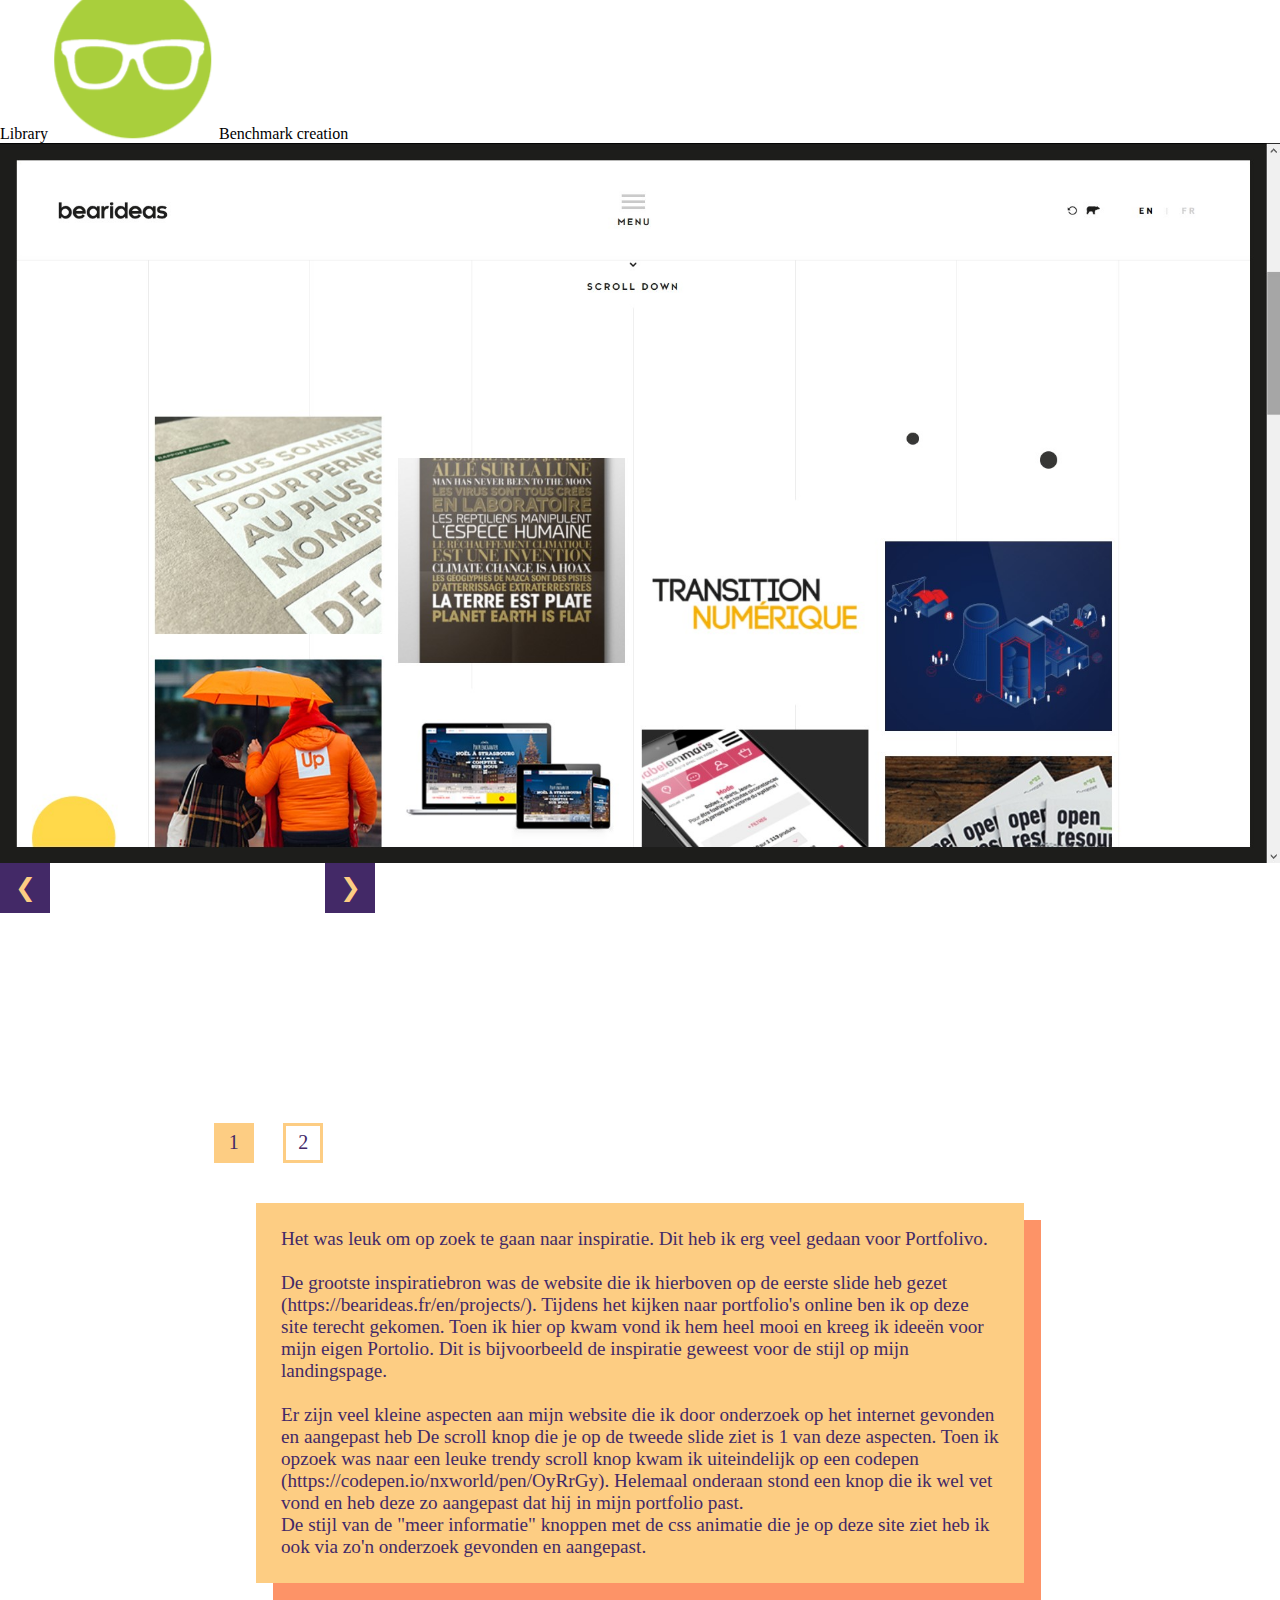
<file: research.html>
<!DOCTYPE html>
<html lang="en">
<head>
    <title>Portfolivo | Research</title>
    <meta charset="utf-8">
    <meta name="viewport" content="width=device-width, initial-scale=1.0, user-scalable=no, minimum-scale=1.0, maximum-scale=1.0" />
    <link rel="stylesheet" type="text/css" href="style.css">
    <link rel="stylesheet" href="https://use.fontawesome.com/releases/v5.11.2/css/all.css">
    <script src="https://ajax.googleapis.com/ajax/libs/jquery/3.3.1/jquery.min.js"></script>
</head>
    <body>

        <div class="banner">
            <h1>Research</h1>
        </div>

        <div class="breadcrumbs" style="width: 150px">
            <span>/</span><a href="index.html">home</a><span>/</span><a href="#">research</a>
        </div>


        <h1 class="text-between-parts-2">Verkennend onderzoek</h1>
        <p class="learning-outcomes-p-2">
            Onderzoek waar ik wat meer probeer uit te vinden over het onderwerp.
        </p>

        <div class="onderzoek-titel">
            Doelgroep IKAI onderzoek
        </div>
        <iframe src="doelgroep_Ananda.pdf" width="60%" height="700px" style="margin-left: 20%"></iframe>
        <br><br>
        <p class="design-img-info" style="margin-bottom: 170px">
            In het PDFje hierboven zie je de conclusie van mijn doelgroep onderzoek.
            Het onderzoek zelf kan ik niet meer laten zien
            want dat heb ik niet meer door een geformatteerde harde schijf...<br><br>
            Hier zal ik vertellen hoe ik dit onderzocht heb. Ik ben handmatig gaan kijken naar de volgers van IKAI en Bruno Mars.
            In een bestand hield ik bij wat ik waarnam van de profielfoto, status en foto's van ongeveer 150 volgers.
            Met deze gegevens trok ik de conclusie die in het PDFje staat uitgeschreven.<br><br>
            P.S. Op deze conclusie heb ik ook 2 persona's gemaakt die je hieronder bij het kopje "Persona" kunt vinden!
        </p>

        <hr class="design-hr">

        <div class="onderzoek-titel">
            Website IKAI onderzoek
        </div>
        <iframe src="Website%20onderzoek%20IKAI.pdf" width="60%" height="700px" style="margin-left: 20%"></iframe>
        <br><br>
        <p class="design-img-info" style="margin-bottom: 170px">
            Hierboven zie je mijn website onderzoek dat ik heb gedaan voor de website van IKAI.
            Dit is een onderzoek dat we niet helemaal verder hebben uitgewerkt.
            De reden hiervoor zijn de wensen van IKAI zelf.
            IKAI wilde bijvoorbeeld wat fellere kleuren die wat meer bij een strand zouden passen.
        </p>

        <hr class="design-hr">

        <div class="onderzoek-titel">
            Kleurenpalet
        </div>
        <div class="slideshow-5 wider-slideshow">
            <img class="slideshow-img slideshow-img-5 wider-slideshow-img" src="img/kleurenpalet1.jpg" style="width:100%">
            <img class="slideshow-img slideshow-img-5 wider-slideshow-img" src="img/kleurenpalet2.jpg" style="width:100%">
            <img class="slideshow-img slideshow-img-5 wider-slideshow-img" src="img/kleurenpalet3.jpg" style="width:100%">
        </div>

        <div class="wider-slideshow-buttons">
            <div class="">
                <button class="small-slideshow-button-left" onclick="plusDivs(-1, 'slideshow-img-5', 'small-slideshow-number-5')">❮</button>
                <button class="small-slideshow-button-right wider-slideshow-button-right" onclick="plusDivs(1, 'slideshow-img-5', 'small-slideshow-number-5')">❯</button>
            </div>
            <button class="small-slideshow-number margin-number wider-margin-number small-slideshow-number-5" onclick="currentDiv(1, 'slideshow-img-5', 'small-slideshow-number-5')" style="margin-left: 24.5%">1</button>
            <button class="small-slideshow-number small-slideshow-number-5" onclick="currentDiv(2, 'slideshow-img-5', 'small-slideshow-number-5')" style="margin-right: 20px">2</button>
            <button class="small-slideshow-number small-slideshow-number-5" onclick="currentDiv(3, 'slideshow-img-5', 'small-slideshow-number-5')">3</button>
        </div>
        <p class="design-img-info" style="margin-bottom: 170px">
            Voordat ik uberhaubt aan een website design dacht zocht ik naar een leuk kleurenpatroon.
            Het leek mij heel vet om in de richting van de kleuren van het spel "Firewatch" (zie eerste slide)te zitten.
            <br><br>
            Om het kleurenpalet te vinden voor mijn Portfolio ben ik online gaan zoeken naar websites met kleurenpaletten.
            Na wat rondkijken kwam ik op de site https://coolors.co/
            waar ik mijn eerste kleurenpalet op gemaakt had (zie slide 2). <br><br>
            Omdat het kleurenpalet me niet helemaal aansprak ben ik verder op onderzoek gegaan.
            Uiteindelijk kwam ik op de site https://www.schemecolor.com/
            waar ik mijn tweede kleurenpalet op gemaakt had (zie slide 3).

        </p>

        <!-- cmd methods -->

        <h1 class="text-between-parts-2">Methoden</h1>
        <p class="learning-outcomes-p-2">
            De CMD-methods die ik heb gebruikt.
        </p>

        <div class="cmd-method">
            <p class="lab-cmd">Lab <img src="img/logo-lab.png"> A/B Testing</p>
        </div>

        <div class="slideshow-1 wider-slideshow">
            <img class="slideshow-img slideshow-img-1 wider-slideshow-img" src="img/ab-test%20-a.jpg" style="width:100%">
            <img class="slideshow-img slideshow-img-1 wider-slideshow-img" src="img/ab-test%20-b.jpg" style="width:100%">
        </div>

        <div class="wider-slideshow-buttons">
            <div class="">
                <button class="small-slideshow-button-left" onclick="plusDivs(-1, 'slideshow-img-1', 'small-slideshow-number-1')">❮</button>
                <button class="small-slideshow-button-right wider-slideshow-button-right" onclick="plusDivs(1, 'slideshow-img-1', 'small-slideshow-number-1')">❯</button>
            </div>
            <button class="small-slideshow-number margin-number wider-margin-number small-slideshow-number-1" onclick="currentDiv(1, 'slideshow-img-1', 'small-slideshow-number-1')">1</button>
            <button class="small-slideshow-number small-slideshow-number-1" onclick="currentDiv(2, 'slideshow-img-1', 'small-slideshow-number-1')">2</button>
        </div>
        <p class="design-img-info" style="margin-bottom: 170px">
            Om er achter te komen welke stijl ik zou  gebruiken om de leeruitkomsten te laten zien
            heb ik een A/B Test gehouden aan een aantal mensen.
            <br><br>
            In het eerste ontwerp had ik bedacht om voor elke leeruitkomst
            een kleur van het kleurenpalet als achtergrondkleur te gebruiken en ze onder elkaar te zetten.<br>
            In het tweede ontwerp wilde ik een snel overzicht laten zien van de leeruitkomsten
            met wat voorbeelden die ik als foto laat zien.
            <br><br>
            Het kwam er op neer dat de eerste stijl wel oke was maar de tweede stijl leuker en unieker.
            Ook was het fijn dat deze stijl een compact overzicht geeft over de leeruitkomsten met wat voorbeeldfoto's.
            Zelf vond ik de tweede stijl ook leuker en unieker dus heb ik hiervoor gekozen.
        </p>

        <div class="cmd-method">
            <p class="lab-cmd">Lab <img src="img/logo-lab.png"> Usability testing</p>
        </div>
        <div class="slideshow-6 wider-slideshow">
            <img class="slideshow-img slideshow-img-6 wider-slideshow-img" src="img/usabilitytesting1.jpg" style="width:100%">
            <img class="slideshow-img slideshow-img-6 wider-slideshow-img" src="img/usabilitytesting2.jpg" style="width:100%">
            <img class="slideshow-img slideshow-img-6 wider-slideshow-img" src="img/Iteration-breadcrumbs.png" style="width:100%">
        </div>

        <div class="wider-slideshow-buttons">
            <div class="">
                <button class="small-slideshow-button-left" onclick="plusDivs(-1, 'slideshow-img-6', 'small-slideshow-number-6')">❮</button>
                <button class="small-slideshow-button-right wider-slideshow-button-right" onclick="plusDivs(1, 'slideshow-img-6', 'small-slideshow-number-6')">❯</button>
            </div>
            <button class="small-slideshow-number margin-number wider-margin-number small-slideshow-number-6" onclick="currentDiv(1, 'slideshow-img-6', 'small-slideshow-number-6')" style="margin-left: 24.5%;">1</button>
            <button class="small-slideshow-number small-slideshow-number-6" onclick="currentDiv(2, 'slideshow-img-6', 'small-slideshow-number-6')" style="margin-right: 20px;">2</button>
            <button class="small-slideshow-number small-slideshow-number-6" onclick="currentDiv(3, 'slideshow-img-6', 'small-slideshow-number-6')">3</button>
        </div>
        <p class="design-img-info" style="margin-bottom: 170px">
            Na usability testing ben ik achter een aantal dingen gekomen doormiddel van feedback.<br><br>
            De feedback die ik kreeg op mijn design (zie slide 1) was dat de tekst misschien wat groter kan zijn
            met dunnere streep zodat het beter uitspringt.
            <br><br>
            In de tweede slide zie je hoe ik deze feedback verwerkt heb.
            Het is een oude screenshot die snel gemaakt is
            waardoor er wat kleine dingen ingekomen zijn die ik niet meer heb zoals het menu.<br><br>
            (Zie slide 3) Na een user test kreeg ik deze feedback: "Het is handig om een knop te hebben die terug gaat naar de vorige pagina."
            dus dacht ik meteen aan het gebruik van breadcrumbs, zo kun je snel klikken naar een van de vorige pagina's.
            Zoals je ziet kreeg ik extra feedback op het duidelijker maken van de breadcrumbs met een achtergrond.
            <br><br>
            Een klein overzicht van de iteraties op Portfolivo kun je vinden als je op deze knop klikt
            en naar iteraties scrollt.<br><br>
            <a href="InteractiveMedia/portfolivo.html">
                <button class="blob-btn">Iteraties
                    <span class="blob-btn__inner">
                      <span class="blob-btn__blobs">
                        <span class="blob-btn__blob"></span>
                        <span class="blob-btn__blob"></span>
                        <span class="blob-btn__blob"></span>
                        <span class="blob-btn__blob"></span>
                      </span>
                    </span>
                </button>
            </a>
        </p>
        </div>
        </p>

        <div class="cmd-method">
            <p class="field-cmd">Field <img src="img/logo-field.png"> Participant observation</p>
        </div>
        <div class="slideshow-4 wider-slideshow">
            <img class="wider-slideshow-img" src="img/Iteration8.png" style="width:100%; margin-bottom: 40px">
        </div>
        <p class="design-img-info" style="margin-bottom: 170px">
            Ergens aan het begin van het ontwerpen van mijn portfolio heb ik een soort onderzoek uitgevoerd.
            Om dat onderzoek te doen heb ik mijn site aan iemand gegeven en ging ik kijken wat hij ging deed.
            Wat mij het meest opviel was dat hij meerdere keren probeerde te klikken op de tekst links van de afbeeldingen.
            Toen kreeg ik het idee daar knoppen van te maken die je naar de juiste leeruitkomst sturen.
            Deze knoppen heb ik een leuke shadow gegeven waardoor ze wat meer uitstralen.<br><br>
            Bij Interactive Media en Development heb ik een hele nieuwe pagina gemaakt voor als je op de knop klikt.
            Bij deze 2 leeruitkomsten zie je dan een klein overzichtje met wat tekst erbij.
            Als je op de landingspage bij deze leeruitkomsten op een afbeelding klikt
            kom je specifiek bij het deel van de foto uit.
        </p>

        <div class="cmd-method">
            <p class="steppingstones-cmd">Stepping Stones <img src="img/logo-stepping-stones.png"> Inspiration Wall</p>
        </div>
        <div class="slideshow-2 wider-slideshow">
            <img class="slideshow-img slideshow-img-2 wider-slideshow-img" src="img/inspirationwall-1.jpg" style="width:100%">
            <img class="slideshow-img slideshow-img-2 wider-slideshow-img" src="img/inspirationwall-2.jpg" style="width:100%">
        </div>

        <div class="wider-slideshow-buttons">
            <div class="">
                <button class="small-slideshow-button-left" onclick="plusDivs(-1, 'slideshow-img-2', 'small-slideshow-number-2')">❮</button>
                <button class="small-slideshow-button-right wider-slideshow-button-right" onclick="plusDivs(1, 'slideshow-img-2', 'small-slideshow-number-2')">❯</button>
            </div>
            <button class="small-slideshow-number margin-number wider-margin-number small-slideshow-number-2" onclick="currentDiv(1, 'slideshow-img-2', 'small-slideshow-number-2')">1</button>
            <button class="small-slideshow-number small-slideshow-number-2" onclick="currentDiv(2, 'slideshow-img-2', 'small-slideshow-number-2')">2</button>
        </div>
        <p class="design-img-info" style="margin-bottom: 170px">
            Als ik dingen vind die ik later nog wil/kan gebruiken sla ik die op.
            Zo heb ik de website als eerste in de slideshow opgeslagen.
            Deze heb ik gebruikt oor de leeruitkomst knoppen op de landingspage.
            En zo kan ik dit later of misschien voor andere projecten nog gebruiken.
            <br><br>
            De tweede slide hierboven is een van de video's die ik aanbevolen kreeg en heb opgeslagen
            voor als ik inspiratie of wat hulp nodig heb.
            Deze video laat een heel logo ontwerp proces zien
            en dat was ik nog van plan te gebruiken om een logo te maken voor mezelf.
            <br><br>
            Deze manier van dingen opslaan gebruik ik vaak en helpt mij erg veel met inspiratie.
        </p>


        <div class="cmd-method">
            <p class="steppingstones-cmd">Stepping Stones <img src="img/logo-stepping-stones.png"> Persona</p>
        </div>
        <div class="slideshow-3 wider-slideshow">
            <img class="slideshow-img slideshow-img-3 wider-slideshow-img" src="img/persona1.png" style="width:100%">
            <img class="slideshow-img slideshow-img-3 wider-slideshow-img" src="img/persona2.png" style="width:100%">
        </div>

        <div class="wider-slideshow-buttons">
            <div class="">
                <button class="small-slideshow-button-left" onclick="plusDivs(-1, 'slideshow-img-3', 'small-slideshow-number-3')">❮</button>
                <button class="small-slideshow-button-right wider-slideshow-button-right" onclick="plusDivs(1, 'slideshow-img-3', 'small-slideshow-number-3')">❯</button>
            </div>
            <button class="small-slideshow-number margin-number wider-margin-number small-slideshow-number-3" onclick="currentDiv(1, 'slideshow-img-3', 'small-slideshow-number-3')">1</button>
            <button class="small-slideshow-number small-slideshow-number-3" onclick="currentDiv(2, 'slideshow-img-3', 'small-slideshow-number-3')">2</button>
        </div>
        <p class="design-img-info" style="margin-bottom: 170px">
            Het was handig om persona's te maken van IKAI's doelgroep research zodat je hier een beter beeld bij hebt.
            Hierom heb ik 2 persona's gemaakt, een man en een vrouw, die ik hierboven in de slideshow heb gezet.<br><br>
            Veel ervaring met persona's had ik niet, maar ik vind ze goed gelukt en vond het grappig om te maken,
            omdat je een verzonnen persoon aan het maken bent.
        </p>


        <div class="cmd-method">
            <p class="showroom-cmd">Showroom <img src="img/logo-showroom.png"> Peer review</p>
        </div>
        <p class="design-img-info" style="margin-bottom: 170px">
            Voor Portfolivo heb ik 3 Peer reviews gehad via Microsoft Teams.
            Deze waren vooral om te kijken of je op het goede pad bent om het semester te halen.<br><br>
            Bij de eerste had ik een concept in Adobe Xd en een bestand in word met een kleurenpalet
            en wat dingen die ik opgeslagen had.
            Ik kreeg te horen dat het niet slecht was maar dat ik wel flink aan het werk moest gaan<br><br>
            Bij de tweede Peer review had ik een start van de website waar je al op kon zien wat ik van plan was.
            Dit was wat minder voortgang dan ze verwacht hadden.
            Dit komt vooral omdat we in het groepje naar elkaars Portfolio keken wat niet echt handig was.<br><br>
            Bij de derde review werd mij verteld dat ik te veel met het design van mijn portfolio bezig was
            en me eigenlijk meer moest focussen op de dingen die er instaan omdat het daarom draait.<br>
            Zelf kon ik dit ook wel inzien en heb hier veel van geleerd.
        </p>

        <div class="cmd-method">
            <p class="library-cmd">Library <img src="img/logo-library.png"> Benchmark creation</p>
        </div>
        <div class="slideshow-4 wider-slideshow">
            <img class="slideshow-img slideshow-img-4 wider-slideshow-img" src="img/benchmarkcreation1.jpg" style="width:100%">
            <img class="slideshow-img slideshow-img-4 wider-slideshow-img" src="img/Iteration-scroll.png" style="width:100%">
        </div>

        <div class="wider-slideshow-buttons">
            <div class="">
                <button class="small-slideshow-button-left" onclick="plusDivs(-1, 'slideshow-img-4', 'small-slideshow-number-4')">❮</button>
                <button class="small-slideshow-button-right wider-slideshow-button-right" onclick="plusDivs(1, 'slideshow-img-4', 'small-slideshow-number-4')">❯</button>
            </div>
            <button class="small-slideshow-number margin-number wider-margin-number small-slideshow-number-4" onclick="currentDiv(1, 'slideshow-img-3', 'small-slideshow-number-4')">1</button>
            <button class="small-slideshow-number small-slideshow-number-4" onclick="currentDiv(2, 'slideshow-img-4', 'small-slideshow-number-4')">2</button>
        </div>
        <p class="design-img-info" style="margin-bottom: 170px">
            Het was leuk om op zoek te gaan naar inspiratie.
            Dit heb ik erg veel gedaan voor Portfolivo.<br><br>
            De grootste inspiratiebron was de website die ik hierboven op de eerste slide heb gezet
            (https://bearideas.fr/en/projects/).
            Tijdens het kijken naar portfolio's online ben ik op deze site terecht gekomen.
            Toen ik hier op kwam vond ik hem heel mooi en kreeg ik ideeën voor mijn eigen Portolio.
            Dit is bijvoorbeeld de inspiratie geweest voor de stijl op mijn landingspage.<br><br>
            Er zijn veel kleine aspecten aan mijn website die ik door onderzoek op het internet gevonden en aangepast heb
            De scroll knop die je op de tweede slide ziet is 1 van deze aspecten.
            Toen ik opzoek was naar een leuke trendy scroll knop
            kwam ik uiteindelijk op een codepen (https://codepen.io/nxworld/pen/OyRrGy).
            Helemaal onderaan stond een knop die ik wel vet vond en heb deze zo aangepast dat hij in mijn portfolio past.<br>
            De stijl van de "meer informatie" knoppen met de css animatie die je op deze site ziet
            heb ik ook via zo'n onderzoek gevonden en aangepast.
        </p>

        <!-- Nieuwsgierige en kritische houding -->

        <h1 class="text-between-parts-2">Nieuwsgierige en kritische houding</h1>
        <p class="learning-outcomes-p-2">
            Informatie over mijn Nieuwsgierige en kritische houding
        </p>

        <p class="project-info-block">
            Regelmatig heb ik dat ik op youtube design videos aanbevolen krijg die ik dan ga kijken
            waardoor ik meer over dat onderwerp ga opzoeken.
            Dit zijn bijvoorbeeld nieuwe css trends of Photoshop tricks.<br>
            Zo ben ik bij de logo proces video terecht gekomen die ik nog wil gebruiken voor mijn eigen logo.<br>
            Op deze manier kom ik dingen te weten die ik niet wist en later misschien wel eens zou kunnen gebruiken.

        </p>

        <h1 class="text-between-parts-2">Reflectie</h1>
        <p class="learning-outcomes-p-2">
            Wat ik geleerd heb en de volgende keer anders zou doen
        </p>
        <p class="design-img-info">
            Ik heb geleerd hoe het CMD-method pakket in elkaar zit en hoe ik er mee om moet gaan.
            Het is voor mijn gevoel ook heel fijn om zo onderzoek te doen.
            <br><br>
            De volgende keer wil ik hier wat eerder naar kijken
            zodat ik van te voren al kan plannen wat voor onderzoeken ik allemaal wil doen.
        </p>

        <br><br><br><br>

        <svg xmlns="http://www.w3.org/2000/svg" version="1.1">
            <defs>
                <filter id="goo">
                    <feGaussianBlur in="SourceGraphic" result="blur" stdDeviation="10"></feGaussianBlur>
                    <feColorMatrix in="blur" mode="matrix" values="1 0 0 0 0 0 1 0 0 0 0 0 1 0 0 0 0 0 21 -7" result="goo"></feColorMatrix>
                    <feBlend in2="goo" in="SourceGraphic" result="mix"></feBlend>
                </filter>
            </defs>
        </svg>
        <script>
            var slideIndex = 1;
            showDivs(slideIndex, 'slideshow-img-1', 'small-slideshow-number-1');
            showDivs(slideIndex, 'slideshow-img-2', 'small-slideshow-number-2');
            showDivs(slideIndex, 'slideshow-img-3', 'small-slideshow-number-3');
            showDivs(slideIndex, 'slideshow-img-4', 'small-slideshow-number-4');
            showDivs(slideIndex, 'slideshow-img-5', 'small-slideshow-number-5');
            showDivs(slideIndex, 'slideshow-img-6', 'small-slideshow-number-6');

            function plusDivs(n, q, w) {
                showDivs(slideIndex += n, q, w);
            }

            function currentDiv(n, q, w) {
                showDivs(slideIndex = n, q, w);
            }

            function showDivs(n, q, w) {
                var i;
                var x = document.getElementsByClassName(q);
                var dots = document.getElementsByClassName(w);
                if (n > x.length) {slideIndex = 1}
                if (n < 1) {slideIndex = x.length}
                for (i = 0; i < x.length; i++) {
                    x[i].style.display = "none";
                }
                for (i = 0; i < dots.length; i++) {
                    dots[i].className = dots[i].className.replace(" active-slide", "");
                }
                x[slideIndex-1].style.display = "block";
                dots[slideIndex-1].className += " active-slide";
            }
        </script>
    </body>
</html>
</file>
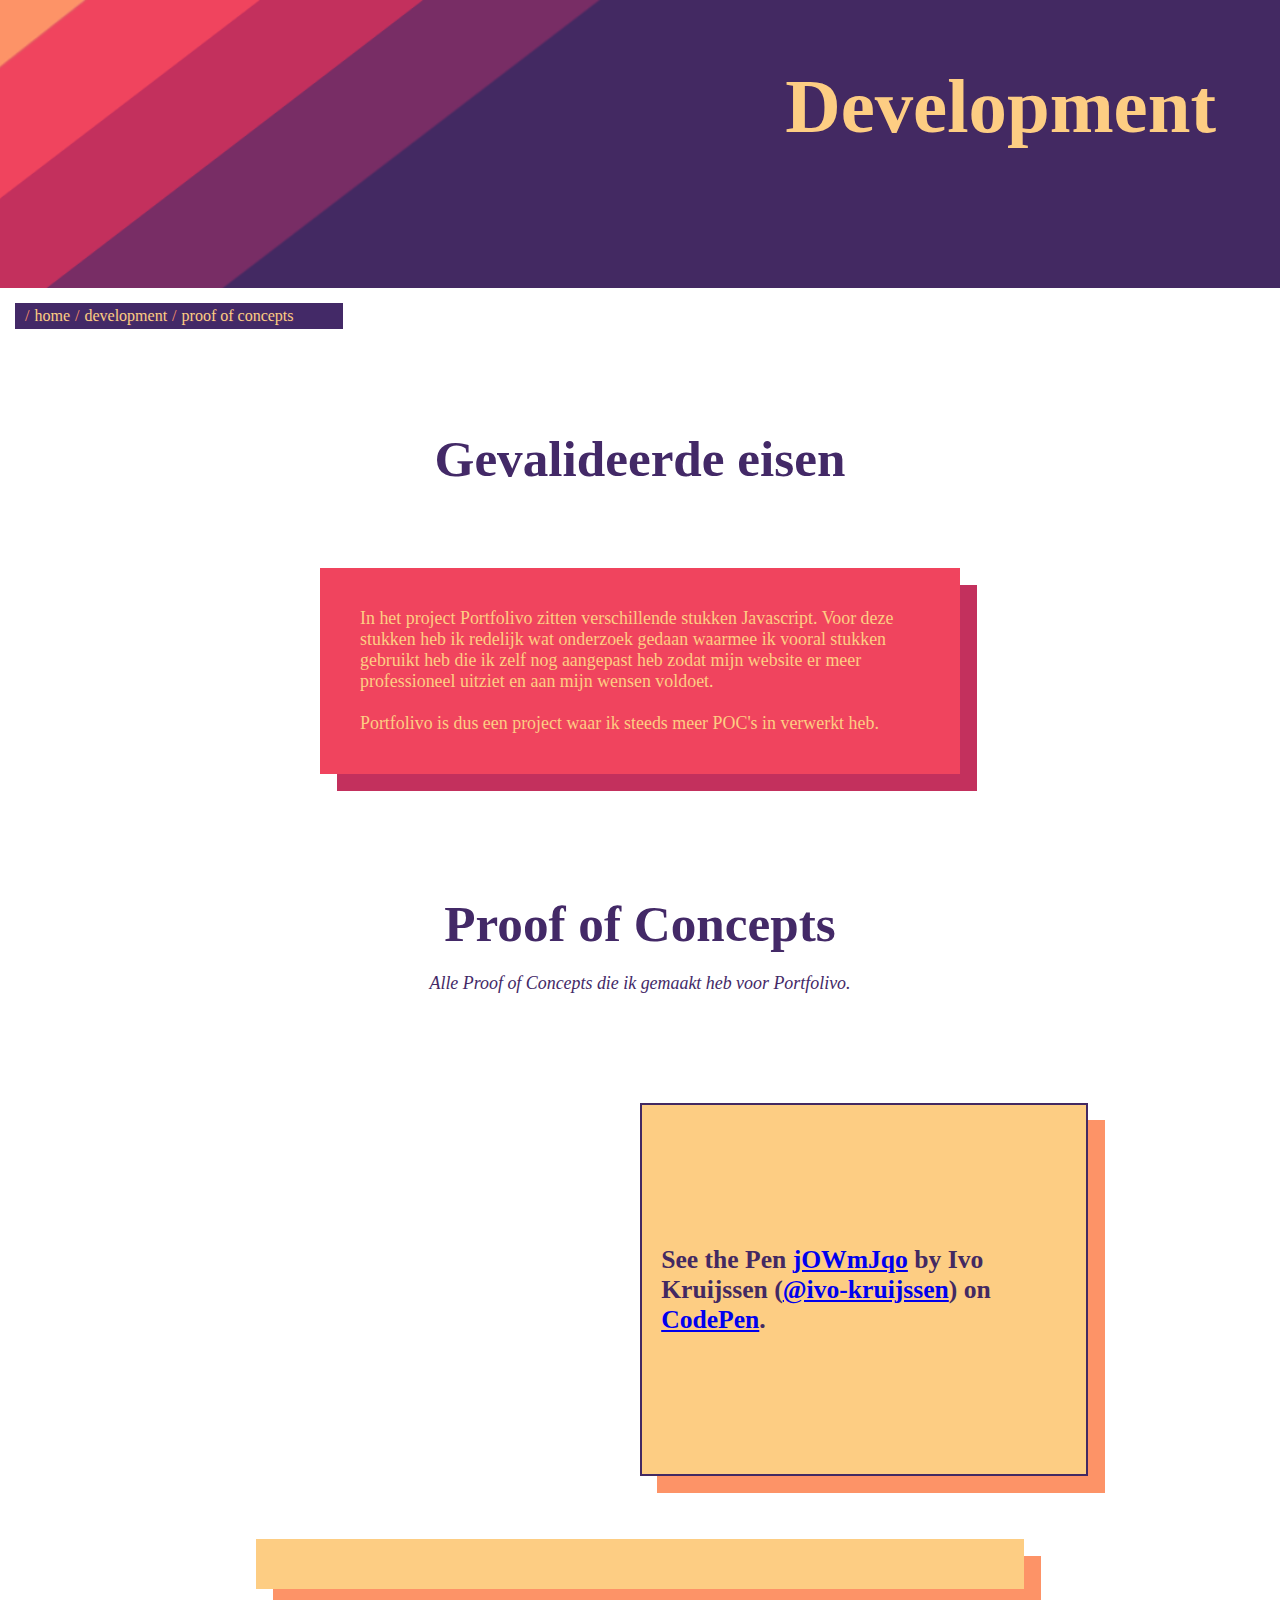
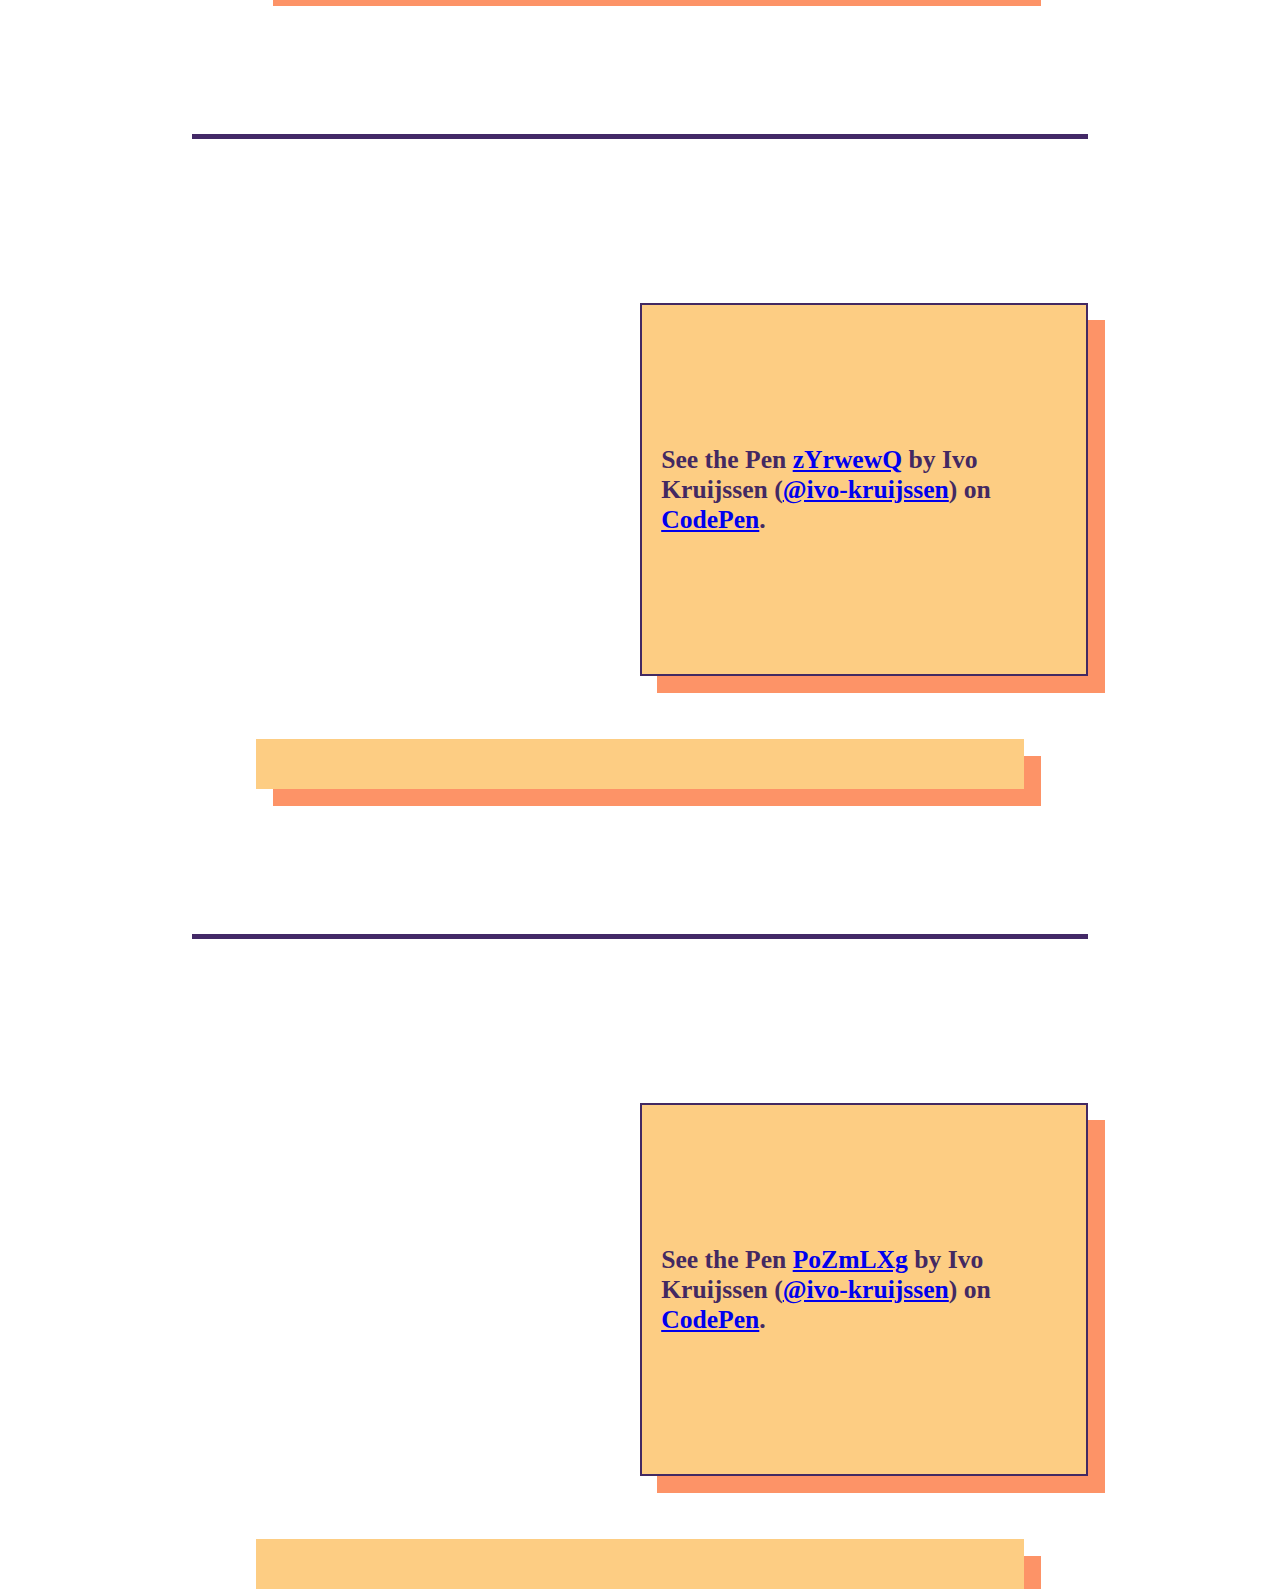
<file: Development/proofofconcepts.html>
<!DOCTYPE html>
<html lang="en">
    <head>
        <title>Portfolivo | Development | POC's</title>
        <meta charset="utf-8">
        <meta name="viewport" content="width=device-width, initial-scale=1.0, user-scalable=no, minimum-scale=1.0, maximum-scale=1.0" />
        <link rel="stylesheet" type="text/css" href="../style.css">
        <link rel="stylesheet" href="https://use.fontawesome.com/releases/v5.11.2/css/all.css">
        <script src="https://ajax.googleapis.com/ajax/libs/jquery/3.3.1/jquery.min.js"></script>
    </head>
    <body>

        <div class="banner">
            <h1>Development</h1>
        </div>

        <div class="breadcrumbs" style="width: 328px">
            <span>/</span><a href="../index.html">home</a><span>/</span><a href="../development.html">development</a><span>/</span><a href="#">proof of concepts</a>
        </div>

        <h1 class="text-between-parts">Gevalideerde eisen</h1>

        <p class="project-info-block">
            In het project Portfolivo zitten verschillende stukken Javascript.
            Voor deze stukken heb ik redelijk wat onderzoek gedaan waarmee ik vooral stukken gebruikt heb
            die ik zelf nog aangepast heb zodat mijn website er meer professioneel uitziet
            en aan mijn wensen voldoet.<br><br>
            Portfolivo is dus een project waar ik steeds meer POC's in verwerkt heb.
        </p>

        <h1 class="text-between-parts-2">Proof of Concepts</h1>
        <p class="learning-outcomes-p-2">
            Alle Proof of Concepts die ik gemaakt heb voor Portfolivo.
        </p>

        <div class="learning-outcomes-row">
            <p class="codepen" data-height="373" data-theme-id="dark" data-default-tab="js,result" data-user="ivo-kruijssen" data-slug-hash="jOWmJqo" style="height: 373px; box-sizing: border-box; display: flex; align-items: center; justify-content: center; border: 2px solid; margin: 1em 0; padding: 1em;" data-pen-title="jOWmJqo">
              <span>See the Pen <a href="https://codepen.io/ivo-kruijssen/pen/jOWmJqo">
              jOWmJqo</a> by Ivo Kruijssen (<a href="https://codepen.io/ivo-kruijssen">@ivo-kruijssen</a>)
              on <a href="https://codepen.io">CodePen</a>.</span>
            </p>
            <script async src="https://static.codepen.io/assets/embed/ei.js"></script>
        </div>

        <p class="design-img-info">
            
        </p>

        <hr class="design-hr">

        <div class="learning-outcomes-row">
            <p class="codepen" data-height="373" data-theme-id="dark" data-default-tab="js,result" data-user="ivo-kruijssen" data-slug-hash="zYrwewQ" style="height: 373px; box-sizing: border-box; display: flex; align-items: center; justify-content: center; border: 2px solid; margin: 1em 0; padding: 1em;" data-pen-title="zYrwewQ">
              <span>See the Pen <a href="https://codepen.io/ivo-kruijssen/pen/zYrwewQ">
              zYrwewQ</a> by Ivo Kruijssen (<a href="https://codepen.io/ivo-kruijssen">@ivo-kruijssen</a>)
              on <a href="https://codepen.io">CodePen</a>.</span>
            </p>
            <script async src="https://static.codepen.io/assets/embed/ei.js"></script>
        </div>

        <p class="design-img-info">

        </p>

        <hr class="design-hr">

        <div class="learning-outcomes-row">
            <p class="codepen" data-height="373" data-theme-id="dark" data-default-tab="css,result" data-user="ivo-kruijssen" data-slug-hash="PoZmLXg" style="height: 373px; box-sizing: border-box; display: flex; align-items: center; justify-content: center; border: 2px solid; margin: 1em 0; padding: 1em;" data-pen-title="PoZmLXg">
              <span>See the Pen <a href="https://codepen.io/ivo-kruijssen/pen/PoZmLXg">
              PoZmLXg</a> by Ivo Kruijssen (<a href="https://codepen.io/ivo-kruijssen">@ivo-kruijssen</a>)
              on <a href="https://codepen.io">CodePen</a>.</span>
            </p>
            <script async src="https://static.codepen.io/assets/embed/ei.js"></script>
        </div>

        <p class="design-img-info">

        </p>

    </body>
</html>
</file>
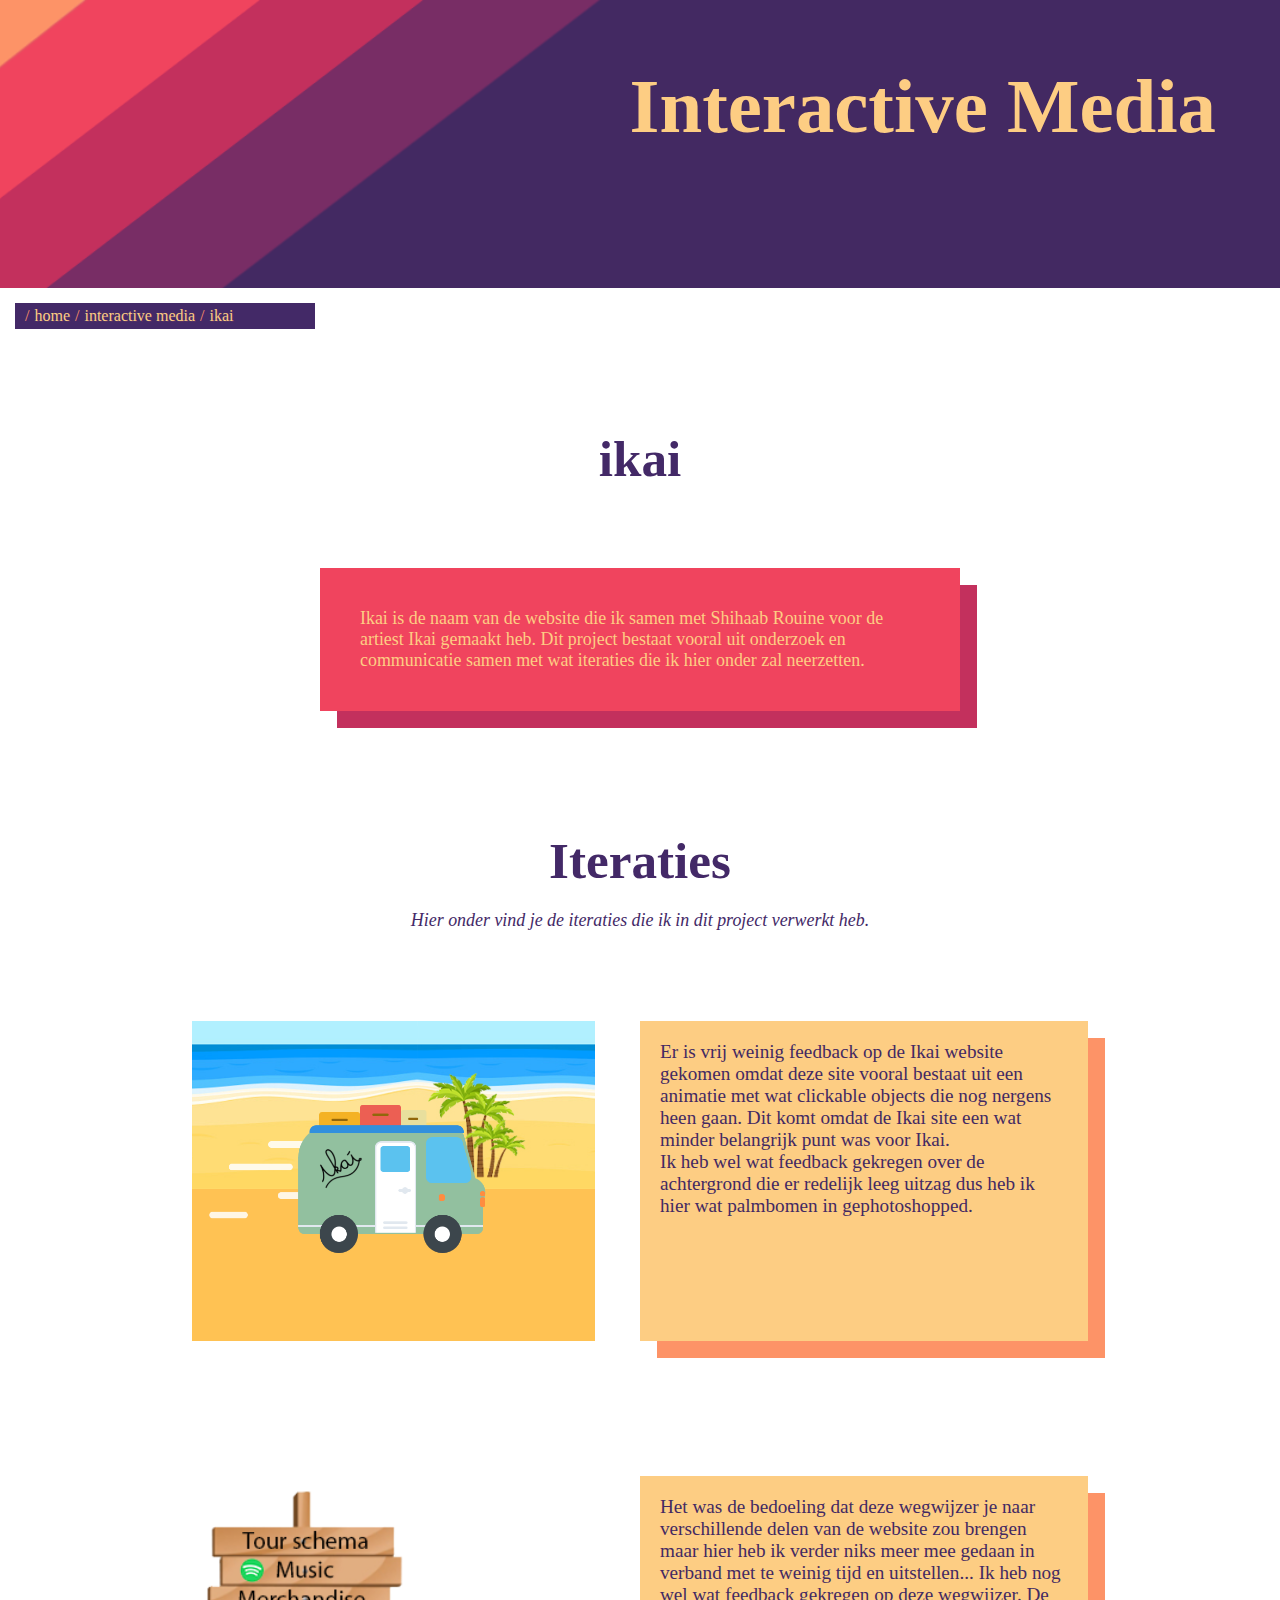
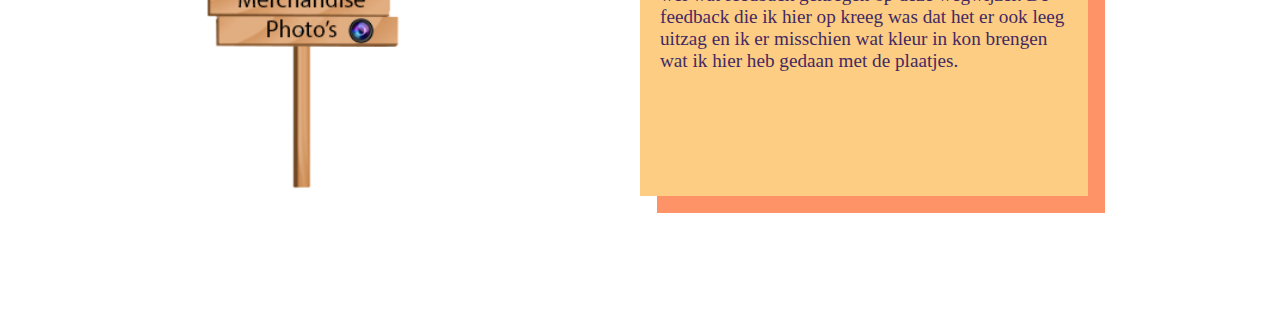
<file: InteractiveMedia/ikai.html>
<!DOCTYPE html>
<html lang="en">
    <head>
        <title>Portfolivo | Interactive Media | Ikai</title>
        <meta charset="utf-8">
        <meta name="viewport" content="width=device-width, initial-scale=1.0, user-scalable=no, minimum-scale=1.0, maximum-scale=1.0" />
        <link rel="stylesheet" type="text/css" href="../style.css">
        <link rel="stylesheet" href="https://use.fontawesome.com/releases/v5.11.2/css/all.css">
        <script src="https://ajax.googleapis.com/ajax/libs/jquery/3.3.1/jquery.min.js"></script>
    </head>
    <body>

        <div class="banner">
            <h1>Interactive Media</h1>
        </div>

        <div class="breadcrumbs">
            <span>/</span><a href="../index.html">home</a><span>/</span><a href="../interactivemedia.html">interactive media</a><span>/</span><a href="#">ikai</a>
        </div>

        <h1 class="text-between-parts">ikai</h1>

        <p class="project-info-block">
            Ikai is de naam van de website die ik samen met Shihaab Rouine voor de artiest Ikai gemaakt heb.
            Dit project bestaat vooral uit onderzoek en communicatie samen met wat iteraties die ik hier onder zal neerzetten.

        </p>

        <h1 class="text-between-parts-2">Iteraties</h1>
        <p class="learning-outcomes-p-2">
            Hier onder vind je de iteraties die ik in dit project verwerkt heb.
        </p>
        <div class="learning-outcomes-row">
            <img src="../img/Ikai.png">
            <p>
                Er is vrij weinig feedback op de Ikai website gekomen omdat deze site vooral bestaat uit een animatie met wat clickable objects die nog nergens heen gaan. Dit komt omdat de Ikai site een wat minder belangrijk punt was voor Ikai. <br> Ik heb wel wat feedback gekregen over de achtergrond die er redelijk leeg uitzag dus heb ik hier wat palmbomen in gephotoshopped.
            </p>
        </div>
        <div class="learning-outcomes-row">
            <img src="../img/wooden-sign.png">
            <p>
                Het was de bedoeling dat deze wegwijzer je naar verschillende delen van de website zou brengen maar hier heb ik verder niks meer mee gedaan in verband met te weinig tijd en uitstellen... Ik heb nog wel wat feedback gekregen op deze wegwijzer. De feedback die ik hier op kreeg was dat het er ook leeg uitzag en ik er misschien wat kleur in kon brengen wat ik hier heb gedaan met de plaatjes.
            </p>
        </div>

    </body>
</html>
</file>
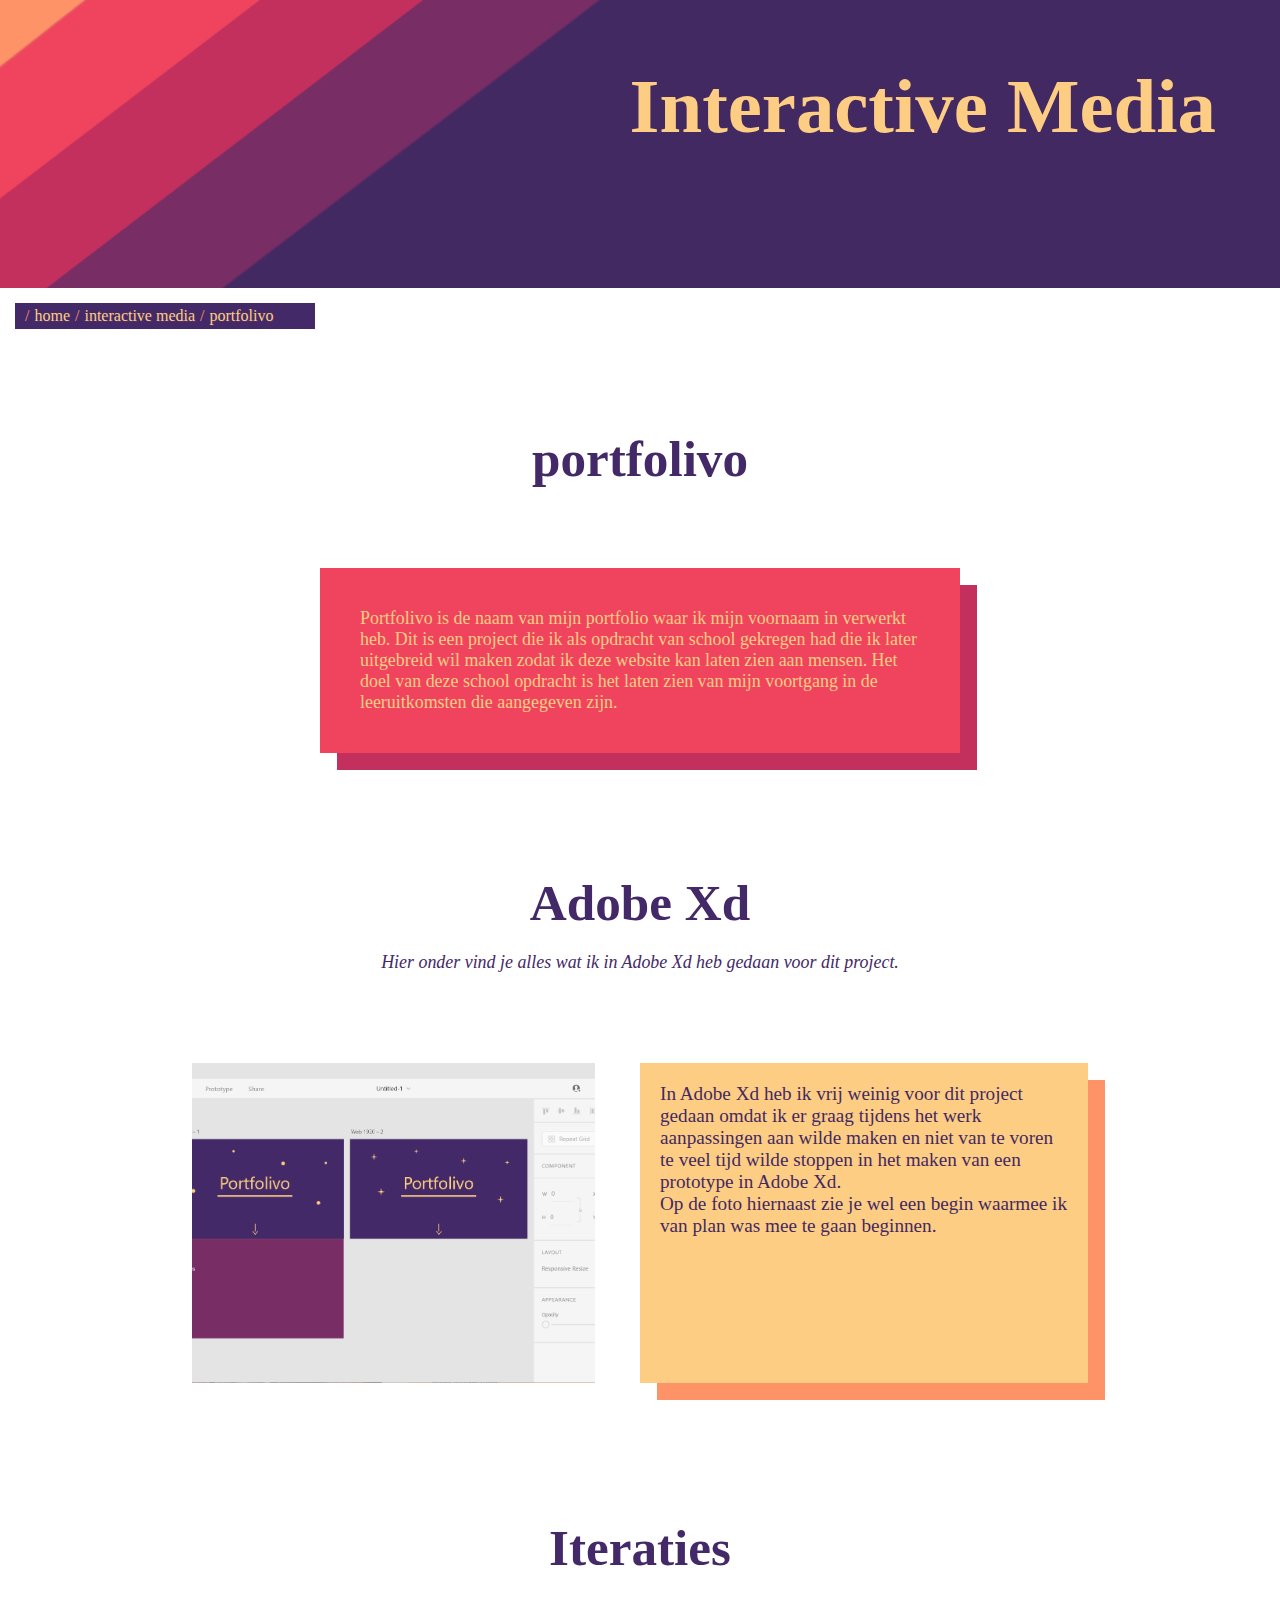
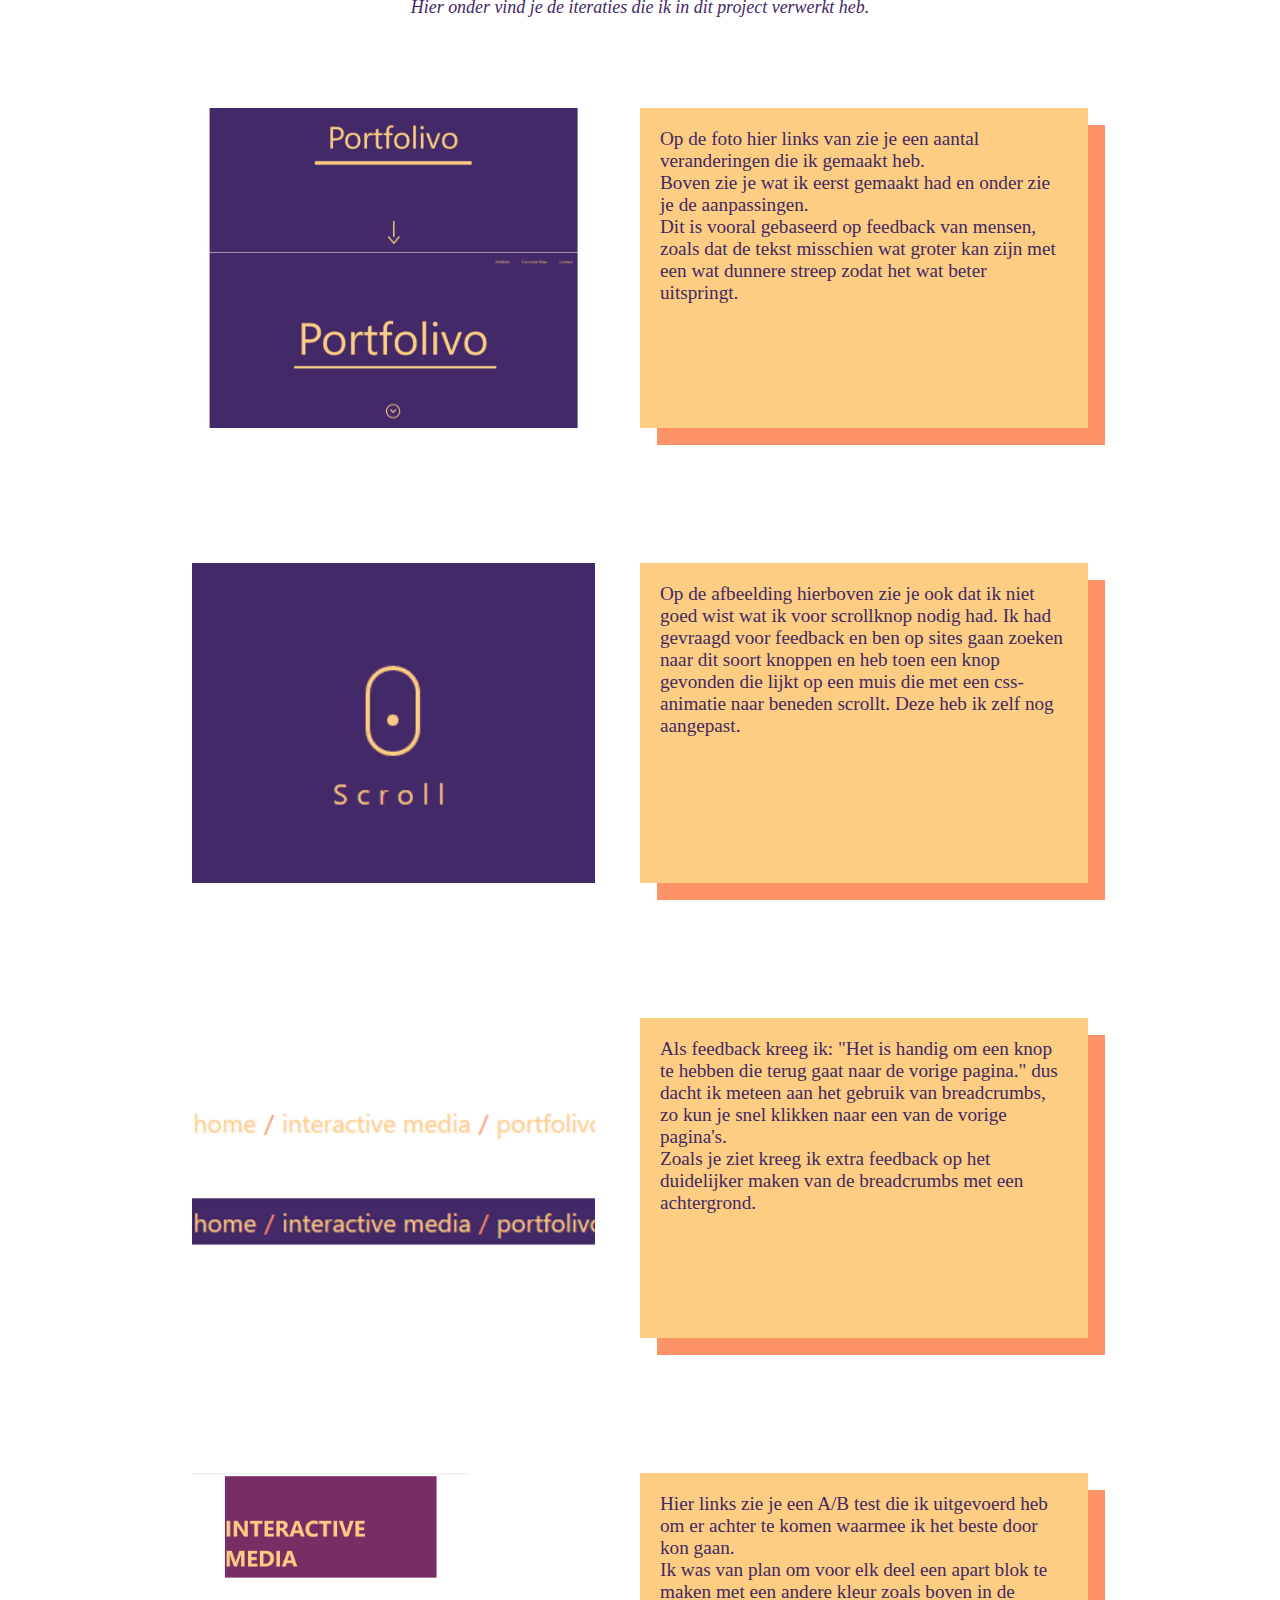
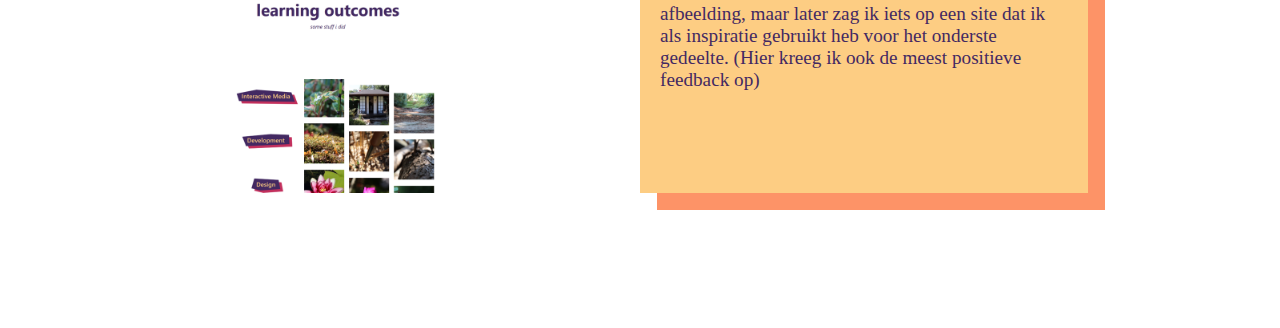
<file: InteractiveMedia/portfolivo.html>
<!DOCTYPE html>
<html lang="en">
    <head>
        <title>Portfolivo | Interactive Media | Portfolivo0</title>
        <meta charset="utf-8">
        <meta name="viewport" content="width=device-width, initial-scale=1.0, user-scalable=no, minimum-scale=1.0, maximum-scale=1.0" />
        <link rel="stylesheet" type="text/css" href="../style.css">
        <link rel="stylesheet" href="https://use.fontawesome.com/releases/v5.11.2/css/all.css">
        <script src="https://ajax.googleapis.com/ajax/libs/jquery/3.3.1/jquery.min.js"></script>
    </head>
    <body>

        <div class="banner">
            <h1>Interactive Media</h1>
        </div>

        <div class="breadcrumbs">
            <span>/</span><a href="../index.html">home</a><span>/</span><a href="../interactivemedia.html">interactive media</a><span>/</span><a href="#">portfolivo</a>
        </div>

        <h1 class="text-between-parts">portfolivo</h1>

        <p class="project-info-block">
            Portfolivo is de naam van mijn portfolio waar ik mijn voornaam in verwerkt heb.
            Dit is een project die ik als opdracht van school gekregen had die ik later uitgebreid wil maken zodat ik deze website kan laten zien aan mensen.
            Het doel van deze school opdracht is het laten zien van mijn voortgang in de leeruitkomsten die aangegeven zijn.
        </p>

        <h1 class="text-between-parts-2">Adobe Xd</h1>
        <p class="learning-outcomes-p-2">
            Hier onder vind je alles wat ik in Adobe Xd heb gedaan voor dit project.
        </p>
        <div class="learning-outcomes-row">
            <img src="../img/Adobexd1.png">
            <p>
                In Adobe Xd heb ik vrij weinig voor dit project gedaan omdat ik er graag tijdens het werk aanpassingen aan wilde maken en niet van te voren te veel tijd wilde stoppen in het maken van een prototype in Adobe Xd. <br> Op de foto hiernaast zie je wel een begin waarmee ik van plan was mee te gaan beginnen.
            </p>
        </div>

        <h1 class="text-between-parts-2">Iteraties</h1>
        <p class="learning-outcomes-p-2">
            Hier onder vind je de iteraties die ik in dit project verwerkt heb.
        </p>
        <div class="learning-outcomes-row">
            <img src="../img/Iteration0.png">
            <p>
                Op de foto hier links van zie je een aantal veranderingen die ik gemaakt heb.<br> Boven zie je wat ik eerst gemaakt had en onder zie je de aanpassingen.<br> Dit is vooral gebaseerd op feedback van mensen, zoals dat de tekst misschien wat groter kan zijn met een wat dunnere streep zodat het wat beter uitspringt.
            </p>
        </div>
        <div class="learning-outcomes-row">
            <img src="../img/Iteration-scroll.png">
            <p>
                Op de afbeelding hierboven zie je ook dat ik niet goed wist wat ik voor scrollknop nodig had. Ik had gevraagd voor feedback en ben op sites gaan zoeken naar dit soort knoppen en heb toen een knop gevonden die lijkt op een muis die met een css-animatie naar beneden scrollt. Deze heb ik zelf nog aangepast.
            </p>
        </div>
        <div class="learning-outcomes-row">
            <img src="../img/Iteration-breadcrumbs.png">
            <p>
<!--                In Adobe Xd heb ik vrij weinig voor dit project gedaan omdat ik er graag tijdens het werk aanpassingen aan wilde maken en niet van te voren te veel tijd wilde stoppen in het maken van een prototype in Adobe Xd.-->
<!--                <br>Op de foto hiernaast zie je wel een begin waarmee ik van plan was mee te gaan beginnen.-->
                Als feedback kreeg ik: "Het is handig om een knop te hebben die terug gaat naar de vorige pagina." dus dacht ik meteen aan het gebruik van breadcrumbs, zo kun je snel klikken naar een van de vorige pagina's.<br> Zoals je ziet kreeg ik extra feedback op het duidelijker maken van de breadcrumbs met een achtergrond.
            </p>
        </div>
        <div class="learning-outcomes-row">
            <img src="../img/Iteration11.png">
            <p>
                Hier links zie je een A/B test die ik uitgevoerd heb om er achter te komen waarmee ik het beste door kon gaan.<br> Ik was van plan om voor elk deel een apart blok te maken met een andere kleur zoals boven in de afbeelding, maar later zag ik iets op een site dat ik als inspiratie gebruikt heb voor het onderste gedeelte. (Hier kreeg ik ook de meest positieve feedback op)
            </p>
        </div>

    </body>
</html>
</file>
<file: style.css>
body, html{
    margin: 0;
    padding: 0;
    min-width: 100%;
    width: 100%;
    max-width: 100%;
    scroll-behavior: smooth;
}

body
{
    padding: 0;
    margin: 0;
    background-color: white;
}

*
{
    box-sizing: border-box;
    font-family: "Segoe UI";
    padding: 0;
    margin: 0;
    scroll-behavior: smooth;
}


/*Homepage styling*/


.landingpage
{
    width: 100%;
    height: 100vh;
    background-color: #432967;
    text-align: center;
    padding-top: 1px;
    z-index: 3;
}

#portfolivo-bubbles
{

    background-image: url("img/Portfolivo-bubbles.png");
    background-position: center;
    background-repeat: no-repeat;
    background-size: cover;
    width: 100%;
    height: 100vh;
    position: absolute;
}

/*Navbar*/

.navbar
{
    position: absolute;
    list-style-type: none;
    overflow: hidden;
    right: 0;
}

.navbar li
{
    float: left;
}

.navbar li a
{
    display: block;
    color: #FDCD83;
    text-align: center;
    padding: 25px;
    text-decoration: none;
    transition: 0.4s;
}

.active
{
    text-decoration: underline solid #FDCD83;
}

.navbar li a:hover
{
    opacity: 0.5;
}

/*Header*/

.Portfolivo
{
    margin-top: 30vh;
    color: #FDCD83;
    font-size: 12vw;
}

.landingpage hr
{
    background-color: #FDCD83;
    height: 10px;
    width: 54vw;
    margin-left: 23vw;
}



/*Scrollbutton*/

.scrolldownbutton
{
    position: absolute;
    bottom: 10px;
    left: 47.6%;
    z-index: 2;
    display: inline-block;
    -webkit-transform: translate(0, -50%);
    transform: translate(0, -50%);
    color: #FDCD83;
    letter-spacing: .3em;
    text-decoration: none;
    transition: opacity .3s;
    padding-top: 60px;
}

.scrolldownbutton:hover
{
    opacity: .5;
}

.scrolldownbutton span {
    position: absolute;
    top: 0;
    left: 50%;
    width: 30px;
    height: 50px;
    margin-left: -15px;
    border: 3px solid #FDCD83;
    border-radius: 50px;
    box-sizing: border-box;
}
.scrolldownbutton span::before {
    position: absolute;
    top: 10px;
    left: 50%;
    content: '';
    width: 6px;
    height: 6px;
    margin-left: -3px;
    background-color: #FDCD83;
    border-radius: 100%;
    -webkit-animation: sdb10 2.5s infinite;
    animation: animatie 2.5s infinite;
    box-sizing: border-box;
}
@-webkit-keyframes animatie {
    0% {
        -webkit-transform: translate(0, 0);
        opacity: 0;
    }
    40% {
        opacity: 1;
    }
    80% {
        -webkit-transform: translate(0, 20px);
        opacity: 0;
    }
    100% {
        opacity: 0;
    }
}
@keyframes animatie {
    0% {
        transform: translate(0, 0);
        opacity: 0;
    }
    40% {
        opacity: 1;
    }
    80% {
        transform: translate(0, 20px);
        opacity: 0;
    }
    100% {
        opacity: 0;
    }
}



/*Learning Outcomes*/

.wrapper
{
    width: 100%;
    height: 30vh;
    position: relative;
    margin: 60px auto;
}

.parent, .child
{
    position: absolute;
    transition: 0.8s;
    width: 100%;
}

.parent
{
    height: 100%;
}

.child
{
    height: 125px;
    bottom: 0px;
}


.learning-outcomes
{
    width: 100%;
    padding: 3vh 10vw;
    text-align: center;
    position: relative;
}

.learning-outcomes h1
{
    margin-bottom: 10px;
    color: #432962;
    font-size: 4vw;
    text-align: center;
    top: 0%;
    width: 100%;
    left: 0;
    right: 0;

}

.learning-outcomes-p
{
    margin-bottom: 150px;
    color: #432962;
    font-size: 1.4vw;
    text-align: center;
    font-style: italic;
    font-weight: lighter;
}

/*Buttons*/

.buttonrow
{
    padding-top: 3vw;
    float: left;
    width: 18vw;
    text-align: center;
    margin-right: 2vw;
}

.buttonrow button
{
    border: none;
    font-size: 1.9vw;
    font-weight: 400;
    display: inline-block;
    margin-bottom: 9.5vw;
    height: 150px;
    padding: 20px 20px 45px 20px;
    box-shadow: 5px 10px #782d65;
    cursor: pointer;
    color: #FDCD83;
    background: #432962;
}
.IM-button
{
    -webkit-clip-path: polygon(94% 27%, 100% 66%, 4% 63%, 0 32%, 34% 16%);
    clip-path: polygon(94% 27%, 100% 66%, 4% 63%, 0 32%, 34% 16%);
}

.development-button
{
    -webkit-clip-path: polygon(99% 20%, 100% 59%, 8% 67%, 0 28%, 60% 17%);
    clip-path: polygon(99% 20%, 100% 59%, 8% 67%, 0 28%, 60% 17%);
}

.design-button
{
    -webkit-clip-path: polygon(94% 24%, 100% 62%, 31% 68%, 0 59%, 10% 18%);
    clip-path: polygon(94% 24%, 100% 62%, 31% 68%, 0 59%, 10% 18%);
}

.buttonwrap
{
    filter: drop-shadow(18px 15px #c3305d);
}

.row
{
    float: left;
    width: 17vw;
    margin-right: 2vw;
}

.row img
{
    display: inline-block;
    width: 100%;
    height: 17vw;
    object-fit: cover;
    margin-bottom: 2vw;
}

/*Learning outcome banner*/

.banner
{
    position: relative;
    width: 100%;
    height: 32vh;
    background-image: url("img/Portfolivo-banner.png");
    background-position: center;
    background-repeat: no-repeat;
    background-size: cover;
    margin-bottom: 15px;
}

.banner h1
{
    position: absolute;
    margin-top: 7vh;
    color: #FDCD83;
    font-size: 6vw;
    text-align: right;
    width: 100%;
    padding-right: 5vw;
}

/*Breadcrumbs*/

.breadcrumbs
{
    margin-left: 15px;
    margin-bottom: 100px;
    background-color: #432967;
    width: 300px;
    padding: 4px 10px;
}

.breadcrumbs a
{
    color: #FDCD83;
    text-decoration: none;
    margin: 0 5px;
    text-shadow: 1px 1px 0px rgba(253, 147, 103, 0.1);
}

.breadcrumbs span
{
    color: #FD9367;
}
/*POC's with small information*/

.learning-outcomes-row
{
    width: 70%;
    height: 320px;
    margin: 8vh 15% 15vh 15%;
}

.learning-outcomes-row img
{
    float: left;
    width: auto;
    max-width: 45%;
    object-fit: cover;
    height: 100%;
}

.learning-outcomes-row p
{
    float: right;
    width: 50%;
    font-size: 1.5vw;
    height: 100%;
    padding: 20px;
    background-color: #FDCD83;
    color: #432962;
    box-shadow: 17px 17px 0 #FD9367;
}

.learning-outcomes-row span
{
    font-size: 2vw;
    font-weight: bold;
}

/*Button css*/


.blob-btn-div {
    width: 100%;
    text-align: center;
}

.blob-btn {
    z-index: 1;
    position: relative;
    padding: 17px 30px 23px 30px;
    margin-bottom: 30px;
    text-align: center;
    text-transform: lowercase;
    text-decoration: underline 1.6px;
    text-underline-position: under;
    color: #432962;
    font-size: 16px;
    font-weight: bold;
    background-color: transparent;
    outline: none;
    border: none;
    -webkit-transition: color 0.5s;
    transition: color 0.5s;
    cursor: pointer;
}
.blob-btn:before {
    content: "";
    z-index: 1;
    position: absolute;
    left: 0;
    top: 0;
    width: 100%;
    height: 100%;
    /*border: 2px solid #432962;*/
}
.blob-btn:after {
    content: "";
    z-index: -2;
    position: absolute;
    left: 3px;
    top: 3px;
    width: 100%;
    height: 100%;
    -webkit-transition: all 0.3s 0.2s;
    transition: all 0.3s 0.2s;
}
.blob-btn:hover {
    color: #FFFFFF;
}
.blob-btn:hover:after {
    -webkit-transition: all 0.3s;
    transition: all 0.3s;
    left: 0;
    top: 0;
}
.blob-btn__inner {
    z-index: -1;
    overflow: hidden;
    position: absolute;
    left: 0;
    top: 0;
    width: 100%;
    height: 100%;
}
.blob-btn__blobs {
    position: relative;
    display: block;
    height: 100%;
    -webkit-filter: url("#goo");
    filter: url("#goo");
}
.blob-btn__blob {
    position: absolute;
    top: 2px;
    width: 25%;
    height: 100%;
    background: #432962;
    border-radius: 100%;
    -webkit-transform: translate3d(0, 150%, 0) scale(1.7);
    transform: translate3d(0, 150%, 0) scale(1.7);
    -webkit-transition: -webkit-transform 0.45s;
    transition: -webkit-transform 0.45s;
    transition: transform 0.45s;
    transition: transform 0.45s, -webkit-transform 0.45s;
}
@supports ((-webkit-filter: url("#goo")) or (filter: url("#goo"))) {
    .blob-btn__blob {
        -webkit-transform: translate3d(0, 150%, 0) scale(1.4);
        transform: translate3d(0, 150%, 0) scale(1.4);
    }
}
.blob-btn__blob:nth-child(1) {
    left: 0%;
    -webkit-transition-delay: 0s;
    transition-delay: 0s;
}
.blob-btn__blob:nth-child(2) {
    left: 30%;
    -webkit-transition-delay: 0.08s;
    transition-delay: 0.08s;
}
.blob-btn__blob:nth-child(3) {
    left: 60%;
    -webkit-transition-delay: 0.16s;
    transition-delay: 0.16s;
}
.blob-btn__blob:nth-child(4) {
    left: 90%;
    -webkit-transition-delay: 0.24s;
    transition-delay: 0.24s;
}
.blob-btn:hover .blob-btn__blob {
    -webkit-transform: translateZ(0) scale(1.7);
    transform: translateZ(0) scale(1.7);
}
@supports ((-webkit-filter: url("#goo")) or (filter: url("#goo"))) {
    .blob-btn:hover .blob-btn__blob {
        -webkit-transform: translateZ(0) scale(1.4);
        transform: translateZ(0) scale(1.4);
    }
}


/*Info about project block*/

.text-between-parts
{
    margin-bottom: 80px;
    color: #432967;
    font-size: 4vw;
    text-align: center;
    top: 0;
    width: 100%;
    left: 0;
    right: 0;
}

.text-between-parts-2
{
    margin-bottom: 20px;
    margin-top: 120px;
    color: #432967;
    font-size: 4vw;
    text-align: center;
    top: 0;
    width: 100%;
    left: 0;
    right: 0;
}

.learning-outcomes-p-2
{
    margin-bottom: 90px;
    color: #432967;
    font-size: 1.4vw;
    text-align: center;
    font-style: italic;
    font-weight: lighter;
}

.project-info-block
{
    text-align: left;
    width: 50%;
    margin-left: 25%;
    font-size: 1.4vw;
    /*height: 100%;*/
    padding: 40px;
    background-color: #F0445E;
    color: #FDCD83;
    box-shadow: 17px 17px 0 #C3305D;
}

.design-single-img
{
    margin-left: 15%;
    width: 70%;
    background-color: #432967;
}

.design-img-info
{
    margin-top: 20px;
    width: 60%;
    margin-left: 20%;
    font-size: 1.5vw;
    height: auto;
    padding: 25px;
    background-color: #FDCD83;
    color: #432967;
    box-shadow: 17px 17px 0 #FD9367;
}

.design-hr
{
    border: none;
    background-color: #432967;
    width: 70%;
    height: 5px;
    margin-left: 15%;
    margin-top: 145px;
    margin-bottom: 145px;
}


/* Slideshow styling */

.small-slideshow
{
    margin-left: 40%;
    width: 20%;
}

.small-slideshow-buttons
{
    margin-left: calc(40% - 60px);
    margin-top: -230px;
}

.small-slideshow-button-left, .small-slideshow-button-right
{
    border: none;
    width: 50px;
    height: 50px;
    background-color: #432967;
    color: #FDCD83;
    cursor: pointer;
    font-size: 25px;
    margin: 0;
}

.small-slideshow-button-right
{
    position: absolute;
    margin-left: calc(20% + 19px);
}

.margin-number
{
    margin-left: calc(16.7%);
    margin-right: 2%;
}

.small-slideshow-number
{

    margin-top: 210px;
    border: 3px solid #FDCD83;
    width: 40px;
    height: 40px;
    background-color: transparent;
    color: #432967;
    cursor: pointer;
    font-size: 20px;
    margin-bottom: 20px;
}

.active-slide
{
    background-color: #FDCD83;
}

.slideshow-img
{
    display:none;
}

/*Communication*/

.small-img
{
    width: 40%;
    margin-left: 30%;
}
</file>
